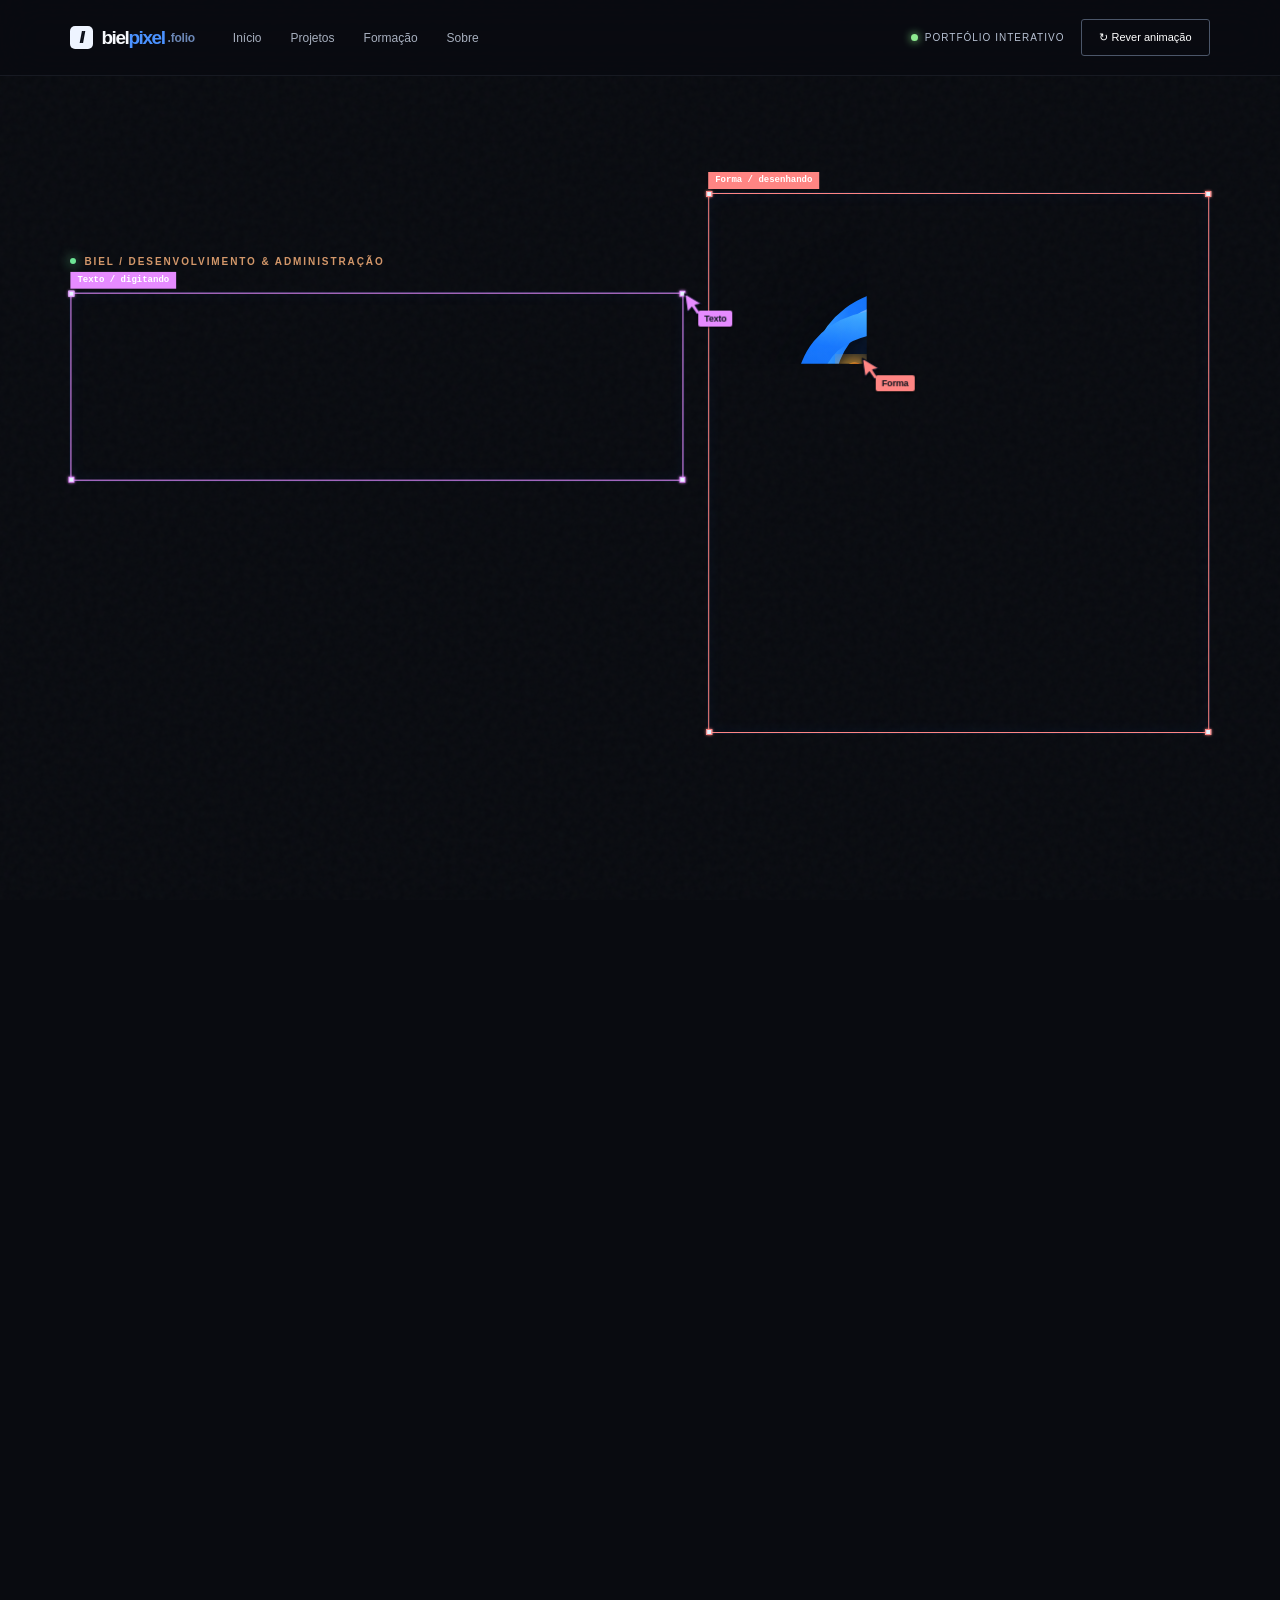
<file: index.html>
<!doctype html>
<html lang="pt-BR">
  <head>
    <meta charset="UTF-8" />
    <meta
      name="viewport"
      content="width=device-width, initial-scale=1, viewport-fit=cover"
    />
    <meta
      name="theme-color"
      content="#090b10"
    />
    <meta
      name="description"
      content="Um portfólio construído por cursores, do primeiro traço ao seu mouse."
    />
    <title>Biel · Desenvolvimento & Administração</title>
    <link
      rel="stylesheet"
      href="assets/css/base.css"
    />
    <link
      rel="stylesheet"
      href="assets/css/animation.css"
    />
    <link
      rel="stylesheet"
      href="assets/css/portal.css"
    />
  </head>
  <body class="booting">
    <div
      class="noise"
      aria-hidden="true"
    ></div>
    <header
      class="header"
      data-target
      data-label="navigation"
    >
      <a
        href="#home"
        class="brand"
        ><span class="brand-symbol">//</span>biel<span class="brand-accent">pixel</span
        ><small>.folio</small></a
      >
      <nav
        class="nav"
        aria-label="Seções"
      >
        <a
          href="#home"
          data-target
          >Início</a
        ><a
          href="#work"
          data-target
          >Projetos</a
        ><a
          href="#proof"
          data-target
          >Formação</a
        ><a
          href="#contact"
          data-target
          >Sobre</a
        >
      </nav>
      <div class="header-right">
        <span class="mini-live"><i></i>PORTFÓLIO INTERATIVO</span
        ><button
          type="button"
          class="header-button nav-replay"
          id="nav-replay"
          aria-label="Rever animação"
          title="Rever a construção em 2×"
        >
          ↻ Rever animação
        </button>
      </div>
    </header>
    <main>
      <section
        id="home"
        class="hero"
      >
        <div class="glow hero-glow"></div>
        <div class="wrap hero-wrap">
          <div class="hero-copy">
            <div
              class="eyebrow"
              data-target
              data-label="availability"
            >
              <span class="status-dot"></span> BIEL / DESENVOLVIMENTO & ADMINISTRAÇÃO
            </div>
            <h1
              data-target
              data-label="headline"
            >
              Ideias que<span>ganham vida.</span>
            </h1>
            <p
              class="hero-desc"
              data-target
              data-label="description"
            >
              Sou Biel, técnico em Desenvolvimento de Sistemas pela ETEC e em
              Administração pelo SENAI. Gosto de transformar ideias em projetos e
              compartilhar o que construo no GitHub.
            </p>
            <div
              class="hero-actions"
              data-target
              data-label="actions"
            >
              <a
                href="#work"
                class="primary-btn"
                data-target
                data-label="view work"
                >Ver projetos <span class="arrow">↗</span></a
              ><a
                href="#proof"
                class="ghost-btn"
                data-target
                data-label="studio"
                >Minha formação <span class="arrow">→</span></a
              >
            </div>
          </div>
          <div
            class="artifact"
            data-target
            data-label="interactive sculpture"
            aria-hidden="true"
          >
            <svg
              viewBox="0 0 500 550"
              xmlns="http://www.w3.org/2000/svg"
            >
              <defs>
                <linearGradient
                  id="blueSteel"
                  x1="0"
                  x2="1"
                  y1="0"
                  y2="1"
                >
                  <stop stop-color="#76f1ff" />
                  <stop
                    offset=".24"
                    stop-color="#1677ff"
                  />
                  <stop
                    offset=".62"
                    stop-color="#0759d9"
                  />
                  <stop
                    offset="1"
                    stop-color="#57c3ff"
                  />
                </linearGradient>
                <linearGradient
                  id="gold"
                  x1="0"
                  x2="1"
                  y1="1"
                  y2="0"
                >
                  <stop stop-color="#fff08e" />
                  <stop
                    offset=".6"
                    stop-color="#ffa922"
                  />
                  <stop
                    offset="1"
                    stop-color="#ff6427"
                  />
                </linearGradient>
                <radialGradient id="core">
                  <stop stop-color="#dfffff" />
                  <stop
                    offset=".4"
                    stop-color="#6cbbff"
                  />
                  <stop
                    offset="1"
                    stop-color="#125cfa"
                  />
                </radialGradient>
                <filter id="blurry"><feGaussianBlur stdDeviation="10" /></filter>
              </defs>
              <ellipse
                cx="250"
                cy="265"
                rx="151"
                ry="166"
                fill="#1668dd"
                opacity=".13"
                filter="url(#blurry)"
              />
              <g
                class="spin-slow"
                fill="none"
                stroke-linecap="round"
              >
                <ellipse
                  cx="250"
                  cy="265"
                  rx="115"
                  ry="174"
                  stroke="url(#blueSteel)"
                  stroke-width="28"
                  transform="rotate(-37 250 265)"
                />
                <ellipse
                  cx="250"
                  cy="265"
                  rx="114"
                  ry="174"
                  stroke="#9bd9ff"
                  stroke-opacity=".58"
                  stroke-width="4"
                  transform="rotate(-37 250 265)"
                />
                <ellipse
                  cx="250"
                  cy="265"
                  rx="174"
                  ry="105"
                  stroke="url(#blueSteel)"
                  stroke-width="24"
                  transform="rotate(39 250 265)"
                />
              </g>
              <g
                class="spin-reverse"
                fill="none"
                stroke-linecap="round"
              >
                <ellipse
                  cx="250"
                  cy="265"
                  rx="80"
                  ry="159"
                  stroke="#287dff"
                  stroke-width="15"
                  transform="rotate(21 250 265)"
                />
                <ellipse
                  cx="250"
                  cy="265"
                  rx="171"
                  ry="68"
                  stroke="#84cbff"
                  stroke-width="6"
                  opacity=".7"
                  transform="rotate(-44 250 265)"
                />
              </g>
              <g class="bob">
                <path
                  d="M245 77 L289 174 L270 353 L238 415 L208 348 L217 173 Z"
                  fill="url(#blueSteel)"
                  stroke="#69d1ff"
                  stroke-width="5"
                />
                <path
                  d="M245 96 L256 184 L249 366 L237 386 L230 173 Z"
                  fill="#7de9ff"
                  opacity=".58"
                />
                <ellipse
                  cx="250"
                  cy="263"
                  rx="29"
                  ry="55"
                  fill="url(#core)"
                />
                <path
                  d="M251 217 L271 254 L250 315 L231 254Z"
                  fill="url(#gold)"
                />
              </g>
              <g class="spark">
                <circle
                  cx="146"
                  cy="180"
                  r="16"
                  fill="#ffb02e"
                  filter="url(#blurry)"
                />
                <circle
                  cx="146"
                  cy="180"
                  r="11"
                  fill="url(#gold)"
                />
                <circle
                  cx="361"
                  cy="177"
                  r="18"
                  fill="#ffb02e"
                  filter="url(#blurry)"
                />
                <circle
                  cx="361"
                  cy="177"
                  r="12"
                  fill="url(#gold)"
                />
                <circle
                  cx="348"
                  cy="365"
                  r="20"
                  fill="#ffb02e"
                  filter="url(#blurry)"
                />
                <circle
                  cx="348"
                  cy="365"
                  r="13"
                  fill="url(#gold)"
                />
                <circle
                  cx="165"
                  cy="363"
                  r="19"
                  fill="#ffb02e"
                  filter="url(#blurry)"
                />
                <circle
                  cx="165"
                  cy="363"
                  r="12"
                  fill="url(#gold)"
                />
              </g>
            </svg>
            <div class="artifact-tag">FIG.01 / IDEIAS EM MOVIMENTO</div>
          </div>
          <div class="hero-meta">
            <span
              class="meta-label"
              data-target
              data-label="founded"
              >PORTFÓLIO / EDIÇÃO</span
            ><span
              class="meta-value"
              data-target
              data-label="year"
              >2026</span
            >
          </div>
          <div class="hero-meta-right">
            <strong
              data-target
              data-label="signal"
              >DESIGN · CÓDIGO · MOVIMENTO</strong
            >
            <p>Da primeira ideia ao último detalhe</p>
          </div>
        </div>
      </section>
      <div class="rule"></div>
      <section
        id="proof"
        class="proof"
      >
        <div class="wrap">
          <div class="section-head">
            <div>
              <p
                class="section-kicker"
                data-target
              >
                <span class="number">01 /</span> FORMAÇÃO / ETEC + SENAI
              </p>
              <h2
                data-target
                data-label="proof headline"
              >
                Tecnologia.<span>E visão de gestão.</span>
              </h2>
            </div>
            <p
              data-target
              data-label="proof description"
            >
              Duas formações técnicas que se complementam: Desenvolvimento de Sistemas e
              Administração. Uma base para conectar criação de soluções e compreensão dos
              negócios.
            </p>
          </div>
          <div
            class="spotlight"
            data-target
            data-label="full-width showcase"
          >
            <span class="big-word">FORMAÇÃO</span>
            <div
              class="spotlight-terminal"
              data-target
              data-label="code window"
            >
              <div class="dotrow"><b></b><b></b><b></b></div>
              <div class="terminal-line">FORMAÇÃO TÉCNICA</div>
              <div class="terminal-line">Desenvolvimento</div>
              <div class="terminal-line">de Sistemas</div>
              <div class="terminal-line short">ETEC</div>
              <div class="terminal-line">&lt; / &gt;</div>
            </div>
            <div
              class="spotlight-right"
              data-target
              data-label="module"
            >
              <span
                ><small>FORMAÇÃO TÉCNICA</small><strong>Administração</strong
                ><small>SENAI</small></span
              >
            </div>
          </div>
        </div>
      </section>
      <div class="rule"></div>
      <section
        id="work"
        class="work"
      >
        <div class="wrap">
          <div class="section-head">
            <div>
              <p
                class="section-kicker"
                data-target
              >
                <span class="number">02 /</span> PROJETOS / GITHUB
              </p>
              <h2
                data-target
                data-label="work heading"
              >
                Um pouco do<span>que eu crio.</span>
              </h2>
            </div>
            <p
              data-target
              data-label="work description"
            >
              Oito experiências para explorar de verdade. Entre em cada projeto,
              experimente as versões revisadas e volte ao portfólio sem perder o caminho.
            </p>
          </div>
          <div class="project-grid">
            <article class="project project-ada">
              <div class="project-visual">
                <div class="project-poster poster-ada">
                  <strong>ada.</strong><small>CUIDADO QUE TRANSFORMA</small>
                </div>
              </div>
              <div class="project-caption">
                <h3>ADAproject</h3>
                <p>TCC · Proteção animal, navegação e adoção demonstrativa.</p>
                <div class="project-actions">
                  <button
                    class="project-open"
                    data-open-project="ada"
                    aria-label="Abrir ADAproject"
                  >
                    Entrar no projeto ↗</button
                  ><a
                    class="project-source"
                    href="https://github.com/Bielpixel/ADAproject"
                    target="_blank"
                    rel="noopener noreferrer"
                    >Código original</a
                  >
                </div>
              </div>
            </article>
            <article class="project project-xmen">
              <div class="project-visual">
                <div class="project-poster poster-xmen">
                  <strong>X—MEN</strong><small>ARQUIVO MUTANTE</small>
                </div>
              </div>
              <div class="project-caption">
                <h3>X-Men</h3>
                <p>Interface interativa · Mouse, toque e teclado.</p>
                <div class="project-actions">
                  <button
                    class="project-open"
                    data-open-project="xmen"
                    aria-label="Abrir X-Men"
                  >
                    Entrar no projeto ↗</button
                  ><a
                    class="project-source"
                    href="https://github.com/Bielpixel/X-men-curso-DEV-EM-DOBRO"
                    target="_blank"
                    rel="noopener noreferrer"
                    >Código original</a
                  >
                </div>
              </div>
            </article>
            <article class="project project-flappy">
              <div class="project-visual">
                <div class="project-poster poster-flappy">
                  <strong>FLAPPY</strong><small>MAIS UM VOO</small>
                </div>
              </div>
              <div class="project-caption">
                <h3>Flappy Bird</h3>
                <p>Jogo em JavaScript · Placar, recorde e pausa.</p>
                <div class="project-actions">
                  <button
                    class="project-open"
                    data-open-project="flappy"
                    aria-label="Abrir Flappy Bird"
                  >
                    Entrar no projeto ↗</button
                  ><a
                    class="project-source"
                    href="https://github.com/Bielpixel/flappybird"
                    target="_blank"
                    rel="noopener noreferrer"
                    >Código original</a
                  >
                </div>
              </div>
            </article>
            <article class="project project-classic">
              <div class="project-visual">
                <div class="project-poster poster-classic">
                  <strong>Biel.</strong><small>DESENVOLVIMENTO + ADMINISTRAÇÃO</small>
                </div>
              </div>
              <div class="project-caption">
                <h3>Portfólio clássico</h3>
                <p>Uma apresentação pessoal com visual claro e navegação revisada.</p>
                <div class="project-actions">
                  <button
                    class="project-open"
                    data-open-project="classic"
                    aria-label="Abrir Portfólio clássico"
                  >
                    Entrar no projeto ↗</button
                  ><a
                    class="project-source"
                    href="https://github.com/Bielpixel/Portiflio"
                    target="_blank"
                    rel="noopener noreferrer"
                    >Código original</a
                  >
                </div>
              </div>
            </article>
            <article class="project project-landing">
              <div class="project-visual">
                <div class="project-poster poster-landing">
                  <strong>Começos.</strong><small>CURIOSIDADE EM MOVIMENTO</small>
                </div>
              </div>
              <div class="project-caption">
                <h3>Primeiros passos</h3>
                <p>Releitura editorial do meu primeiro estudo de landing page.</p>
                <div class="project-actions">
                  <button
                    class="project-open"
                    data-open-project="landing"
                    aria-label="Abrir Primeiros passos"
                  >
                    Entrar no projeto ↗</button
                  ><a
                    class="project-source"
                    href="https://github.com/Bielpixel/FAZENDO-UMA-PAGINA"
                    target="_blank"
                    rel="noopener noreferrer"
                    >Código original</a
                  >
                </div>
              </div>
            </article>
            <article class="project project-cards">
              <div class="project-visual">
                <div class="project-poster poster-cards">
                  <strong>cards/lab</strong><small>LABORATÓRIO DE INTERFACE</small>
                </div>
              </div>
              <div class="project-caption">
                <h3>Cards / Lab</h3>
                <p>Componentes interativos · Temas, cores e estados.</p>
                <div class="project-actions">
                  <button
                    class="project-open"
                    data-open-project="cards"
                    aria-label="Abrir Cards / Lab"
                  >
                    Entrar no projeto ↗</button
                  ><a
                    class="project-source"
                    href="https://github.com/Bielpixel/criandoCards"
                    target="_blank"
                    rel="noopener noreferrer"
                    >Código original</a
                  >
                </div>
              </div>
            </article>
            <article class="project project-appic">
              <div class="project-visual">
                <div class="project-poster poster-appic">
                  <strong>AppIC.</strong><small>UM PASSO POR VEZ</small>
                </div>
              </div>
              <div class="project-caption">
                <h3>AppIC</h3>
                <p>Adaptação web do protótipo Ionic · Plano de estudos.</p>
                <div class="project-actions">
                  <button
                    class="project-open"
                    data-open-project="appic"
                    aria-label="Abrir AppIC"
                  >
                    Entrar no projeto ↗</button
                  ><a
                    class="project-source"
                    href="https://github.com/Bielpixel/AppIC_ionic"
                    target="_blank"
                    rel="noopener noreferrer"
                    >Código original</a
                  >
                </div>
              </div>
            </article>
            <article class="project project-pong">
              <div class="project-visual">
                <div class="project-poster poster-pong">
                  <strong>NEON PONG</strong><small>AURORA × KAGE / ALPHA 0.1</small>
                </div>
              </div>
              <div class="project-caption">
                <h3>Neon Pong</h3>
                <p>
                  Arcade em JavaScript · Duelo contra a CPU, barreiras e habilidades
                  especiais.
                </p>
                <div class="project-actions">
                  <button
                    class="project-open"
                    data-open-project="pong"
                    aria-label="Abrir Neon Pong"
                  >
                    Entrar no projeto ↗</button
                  ><a
                    class="project-source"
                    href="https://github.com/Bielpixel/Neon-Pong-alpha-0.1"
                    target="_blank"
                    rel="noopener noreferrer"
                    >Código original</a
                  >
                </div>
              </div>
            </article>
          </div>
          <div class="other-projects">
            <article>
              <span class="tag">MINECRAFT / MOD PUBLICADO</span>
              <h3>Yamato Inplant</h3>
              <p>
                Complemento para o Nightfall que adiciona uma troca com Ornn para
                transformar a Yamato DMC4 em Yamato DMC5.
              </p>
              <div class="project-actions">
                <a
                  href="https://www.curseforge.com/minecraft/mc-mods/yamato-inplant"
                  target="_blank"
                  rel="noopener noreferrer"
                  >Ver no CurseForge ↗</a
                ><a
                  href="https://github.com/Bielpixel/YamatoImplant"
                  target="_blank"
                  rel="noopener noreferrer"
                  >GitHub ↗</a
                >
              </div>
            </article>
            <article>
              <span class="tag">DISCORD / BOT</span>
              <h3>SondMix</h3>
              <p>
                Um projeto de bot de música para o Discord. Conheça o código e a proposta
                no repositório.
              </p>
              <a
                href="https://github.com/Bielpixel/SondMix"
                target="_blank"
                rel="noopener noreferrer"
                >Explorar o código ↗</a
              >
            </article>
          </div>
          <div
            class="story-strip"
            data-target
            data-label="volcano"
          >
            <div>
              <strong data-target>Projetos escolares, novas possibilidades.</strong>
              <p>
                Versões revisadas para esta experiência. Os repositórios originais
                continuam disponíveis para consulta.
              </p>
            </div>
            <a
              class="green"
              href="https://github.com/Bielpixel?tab=repositories"
              target="_blank"
              rel="noopener noreferrer"
              >GITHUB / BIELPIXEL ↗</a
            >
          </div>
        </div>
      </section>
      <div class="rule"></div>
      <section
        id="contact"
        class="footer"
      >
        <div class="wrap">
          <p
            class="section-kicker"
            data-target
          >
            <span class="number">03 /</span> SOBRE / PRÓXIMO CAPÍTULO
          </p>
          <div class="footer-grid">
            <div>
              <h2
                data-target
                data-label="contact headline"
              >
                Agora, o próximo<span>movimento é seu.</span>
              </h2>
              <p
                data-target
                data-label="contact description"
              >
                Sou formado em Desenvolvimento de Sistemas pela ETEC e em Administração
                pelo SENAI. Este portfólio reúne um pouco da minha trajetória e dos
                projetos que compartilho como Bielpixel.
              </p>
            </div>
            <div>
              <button
                class="mock-email"
                id="restart-hero"
                data-target
                data-label="restart demo"
              >
                <span>Assistir à criação novamente</span><span>↗</span>
              </button>
            </div>
          </div>
          <div class="footer-bottom">
            <span>© 2026 Biel · Portfólio</span
            ><span>Construído por muitas ideias. Guiado por você.</span>
          </div>
        </div>
      </section>
    </main>
    <dialog
      class="portal"
      id="project-portal"
      aria-labelledby="portal-title"
    >
      <header class="portal-bar">
        <button id="portal-back">← Portfólio</button
        ><strong id="portal-title">Projeto</strong
        ><a
          id="portal-source"
          target="_blank"
          rel="noopener noreferrer"
          >Código ↗</a
        ><a
          id="portal-direct"
          target="_blank"
          rel="noopener noreferrer"
          >Abrir em outra aba ↗</a
        >
      </header>
      <iframe
        id="project-frame"
        title="Projeto interativo"
        allow="autoplay"
        referrerpolicy="same-origin"
      ></iframe>
      <div
        class="portal-loading"
        id="project-loading"
      >
        <span id="loading-status">Abrindo a experiência</span
        ><strong id="loading-title"></strong><i class="portal-progress"></i>
      </div>
    </dialog>
    <div
      id="cursor-layer"
      aria-hidden="true"
    ></div>
    <div class="scroll-tip">EXPLORE O PORTFÓLIO ↑</div>
    <div
      class="controller"
      hidden
      inert
      aria-hidden="true"
    >
      <span
        class="avatars"
        aria-hidden="true"
        ><i class="avatar-blue"></i><i class="avatar-purple"></i
        ><i class="avatar-green"></i
      ></span>
      <span
        class="counter"
        id="phase-label"
        >Tela em branco</span
      ><span class="progress"><i id="progress-fill"></i></span>
      <button
        class="ctrl-btn"
        id="speed-btn"
        aria-label="Velocidade da animação"
      >
        2×
      </button>
      <button
        class="ctrl-btn"
        id="play-btn"
        aria-label="Pausar construção"
      >
        Pausar
      </button>
      <button
        class="ctrl-btn"
        id="skip-btn"
      >
        Concluir
      </button>
      <button
        class="ctrl-btn"
        id="reset-btn"
        aria-label="Repetir construção"
      >
        ↺ Replay
      </button>
    </div>
    <span
      class="sr-only"
      id="announcement"
      role="status"
      aria-live="polite"
    ></span>
    <noscript
      ><link
        rel="stylesheet"
        href="assets/css/no-script.css"
      />
      <p>Ative JavaScript para assistir à construção animada.</p></noscript
    >

    <script src="assets/js/animation.js"></script>
    <script src="assets/js/projects.js"></script>
    <script src="assets/js/portal.js"></script>
  </body>
</html>
</file>
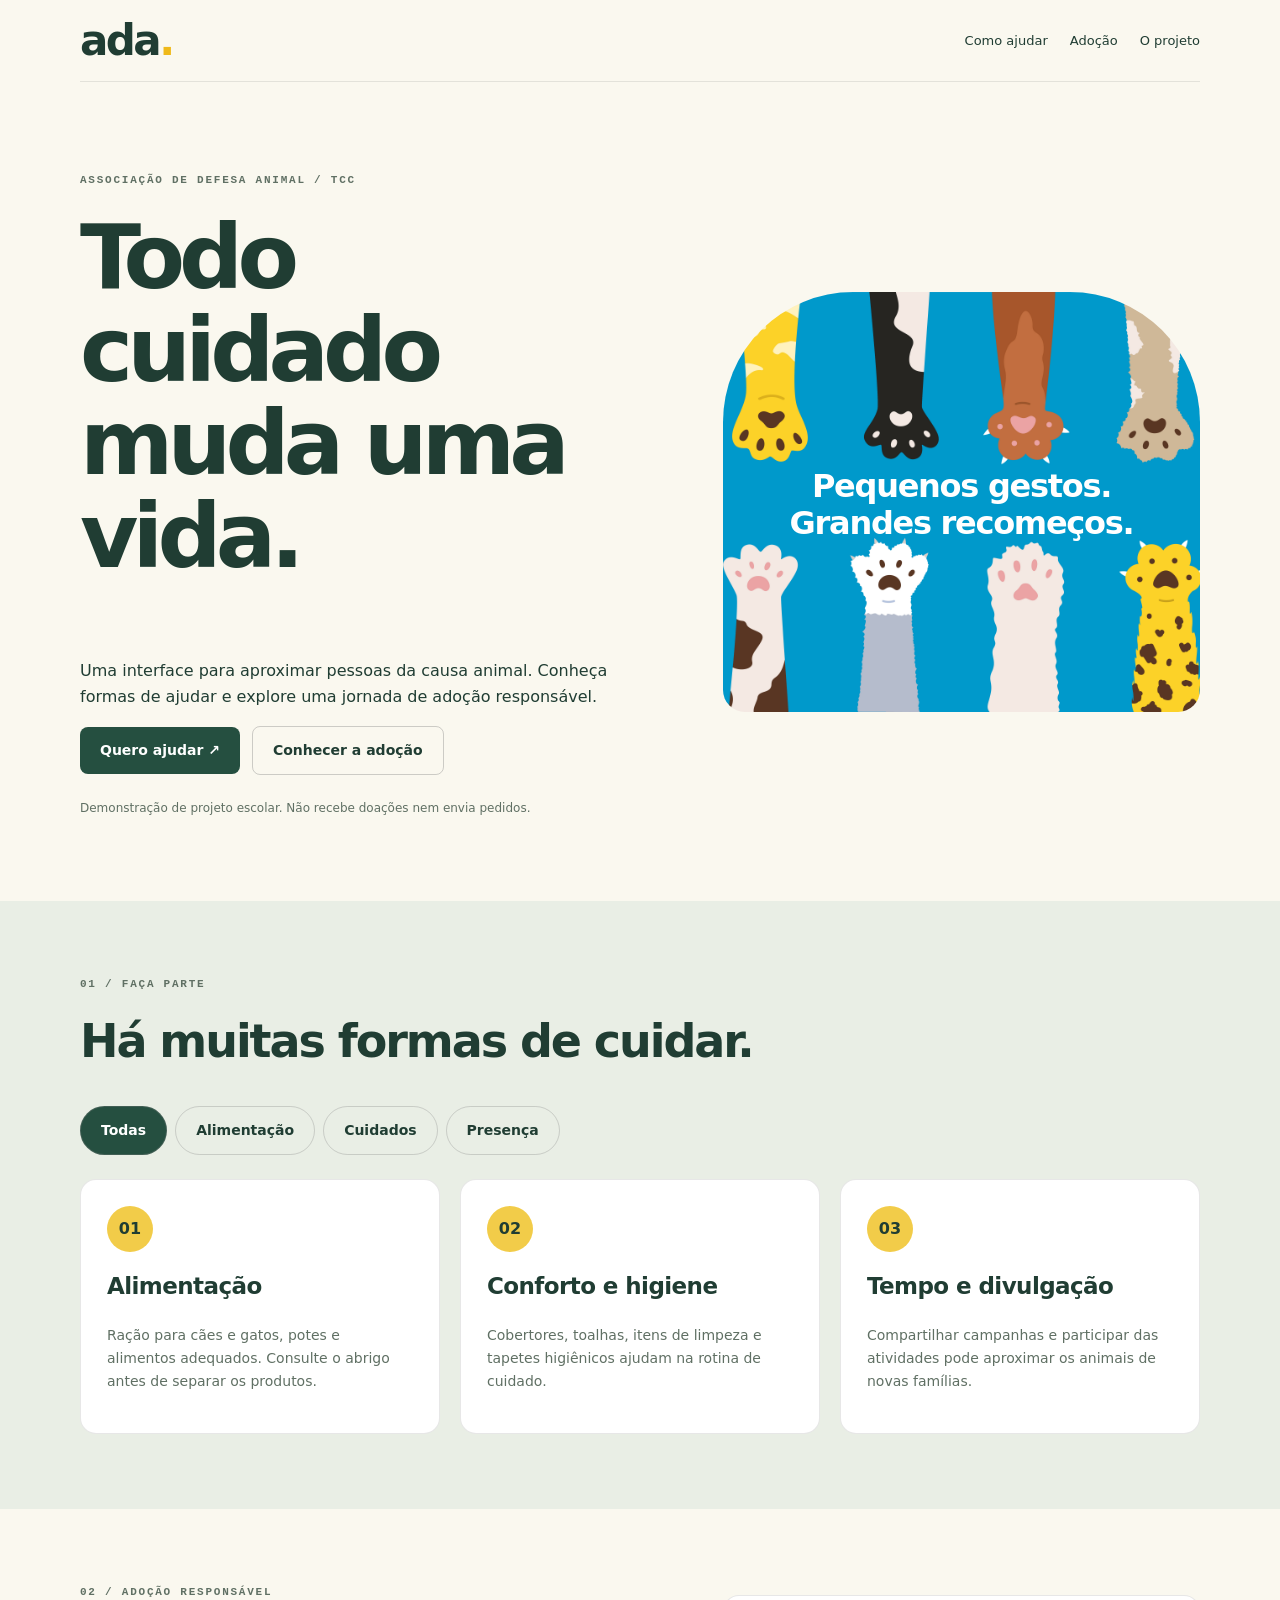
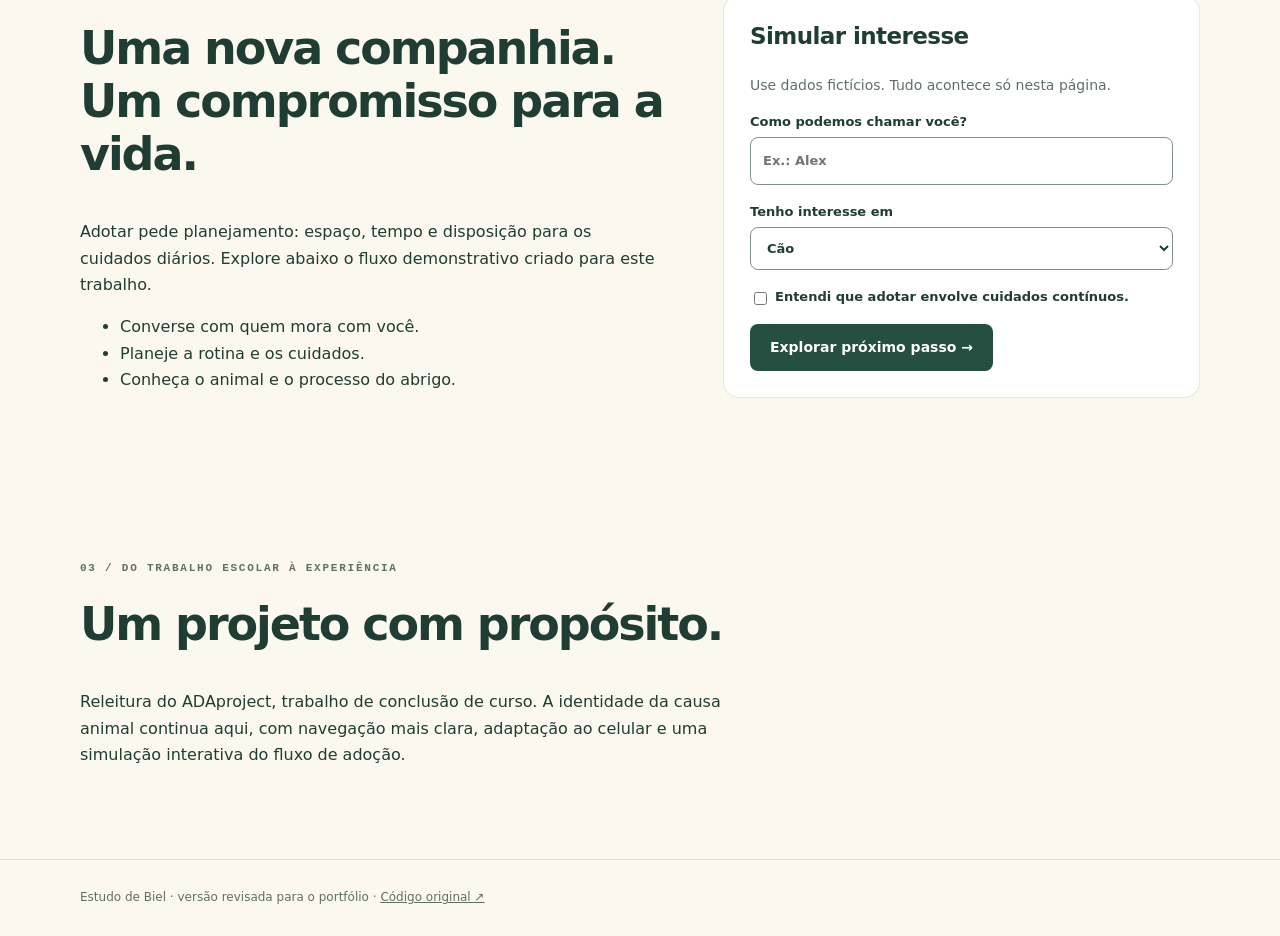
<file: projects/ada/index.html>
<!doctype html>
<html lang="pt-BR">
  <head>
    <meta charset="utf-8" />
    <meta
      name="viewport"
      content="width=device-width,initial-scale=1"
    />
    <meta
      name="description"
      content="ADA · Todo cuidado muda uma vida — versão revisada de um projeto de Biel."
    />
    <title>ADA · Todo cuidado muda uma vida</title>
    <link
      rel="stylesheet"
      href="../../assets/css/project-common.css"
    />
    <link
      rel="stylesheet"
      href="assets/css/style.css"
    />
  </head>
  <body>
    <header class="wrap top">
      <a
        class="logo"
        href="#"
        >ada<span class="brand-accent">.</span></a
      >
      <nav class="nav">
        <a href="#ajudar">Como ajudar</a><a href="#adocao">Adoção</a
        ><a href="#sobre">O projeto</a>
      </nav>
    </header>
    <main>
      <section class="wrap hero split">
        <div>
          <p class="eyebrow">Associação de Defesa Animal / TCC</p>
          <h1>Todo cuidado<br />muda uma vida.</h1>
          <p>
            Uma interface para aproximar pessoas da causa animal. Conheça formas de ajudar
            e explore uma jornada de adoção responsável.
          </p>
          <div class="actions">
            <a
              class="btn"
              href="#ajudar"
              >Quero ajudar ↗</a
            ><a
              class="btn secondary"
              href="#adocao"
              >Conhecer a adoção</a
            >
          </div>
          <p class="note hero-note">
            Demonstração de projeto escolar. Não recebe doações nem envia pedidos.
          </p>
        </div>
        <div class="paw-art">
          <img
            src="assets/images/patas.jpg"
            alt="Ilustração de patas de cães e gatos"
          /><span>Pequenos gestos.<br />Grandes recomeços.</span>
        </div>
      </section>
      <section
        id="ajudar"
        class="section help-section"
      >
        <div class="wrap">
          <p class="eyebrow">01 / Faça parte</p>
          <h2>Há muitas formas de cuidar.</h2>
          <div
            class="chips"
            role="group"
            aria-label="Categorias de ajuda"
          >
            <button
              data-help="todos"
              aria-pressed="true"
            >
              Todas</button
            ><button
              data-help="alimentos"
              aria-pressed="false"
            >
              Alimentação</button
            ><button
              data-help="cuidados"
              aria-pressed="false"
            >
              Cuidados</button
            ><button
              data-help="presenca"
              aria-pressed="false"
            >
              Presença
            </button>
          </div>
          <div class="grid help-grid adoption-options">
            <article
              class="card"
              data-category="alimentos"
            >
              <span class="item-icon">01</span>
              <h3>Alimentação</h3>
              <p>
                Ração para cães e gatos, potes e alimentos adequados. Consulte o abrigo
                antes de separar os produtos.
              </p>
            </article>
            <article
              class="card"
              data-category="cuidados"
            >
              <span class="item-icon">02</span>
              <h3>Conforto e higiene</h3>
              <p>
                Cobertores, toalhas, itens de limpeza e tapetes higiênicos ajudam na
                rotina de cuidado.
              </p>
            </article>
            <article
              class="card"
              data-category="presenca"
            >
              <span class="item-icon">03</span>
              <h3>Tempo e divulgação</h3>
              <p>
                Compartilhar campanhas e participar das atividades pode aproximar os
                animais de novas famílias.
              </p>
            </article>
          </div>
        </div>
      </section>
      <section
        id="adocao"
        class="wrap section split"
      >
        <div>
          <p class="eyebrow">02 / Adoção responsável</p>
          <h2>Uma nova companhia.<br />Um compromisso para a vida.</h2>
          <p>
            Adotar pede planejamento: espaço, tempo e disposição para os cuidados diários.
            Explore abaixo o fluxo demonstrativo criado para este trabalho.
          </p>
          <ul>
            <li>Converse com quem mora com você.</li>
            <li>Planeje a rotina e os cuidados.</li>
            <li>Conheça o animal e o processo do abrigo.</li>
          </ul>
        </div>
        <form
          id="adoption"
          class="card"
        >
          <h3>Simular interesse</h3>
          <p class="note">Use dados fictícios. Tudo acontece só nesta página.</p>
          <label
            >Como podemos chamar você?<input
              name="name"
              required
              maxlength="40"
              placeholder="Ex.: Alex" /></label
          ><label
            >Tenho interesse em<select name="animal">
              <option>Cão</option>
              <option>Gato</option>
              <option>Ainda quero conhecer melhor</option>
            </select></label
          ><label
            ><input
              type="checkbox"
              required
            />Entendi que adotar envolve cuidados contínuos.</label
          ><button type="submit">Explorar próximo passo →</button>
          <p
            id="adoption-status"
            class="status"
            role="status"
            hidden
          ></p>
        </form>
      </section>
      <section
        id="sobre"
        class="wrap section"
      >
        <p class="eyebrow">03 / Do trabalho escolar à experiência</p>
        <h2>Um projeto com propósito.</h2>
        <p>
          Releitura do ADAproject, trabalho de conclusão de curso. A identidade da causa
          animal continua aqui, com navegação mais clara, adaptação ao celular e uma
          simulação interativa do fluxo de adoção.
        </p>
      </section>
    </main>
    <footer>
      <div class="wrap">
        Estudo de Biel · versão revisada para o portfólio ·
        <a
          href="https://github.com/Bielpixel/ADAproject"
          target="_blank"
          rel="noopener noreferrer"
          >Código original ↗</a
        >
      </div>
    </footer>
    <script src="assets/js/main.js"></script>
    <script src="../../assets/js/project-bridge.js"></script>
  </body>
</html>
</file>
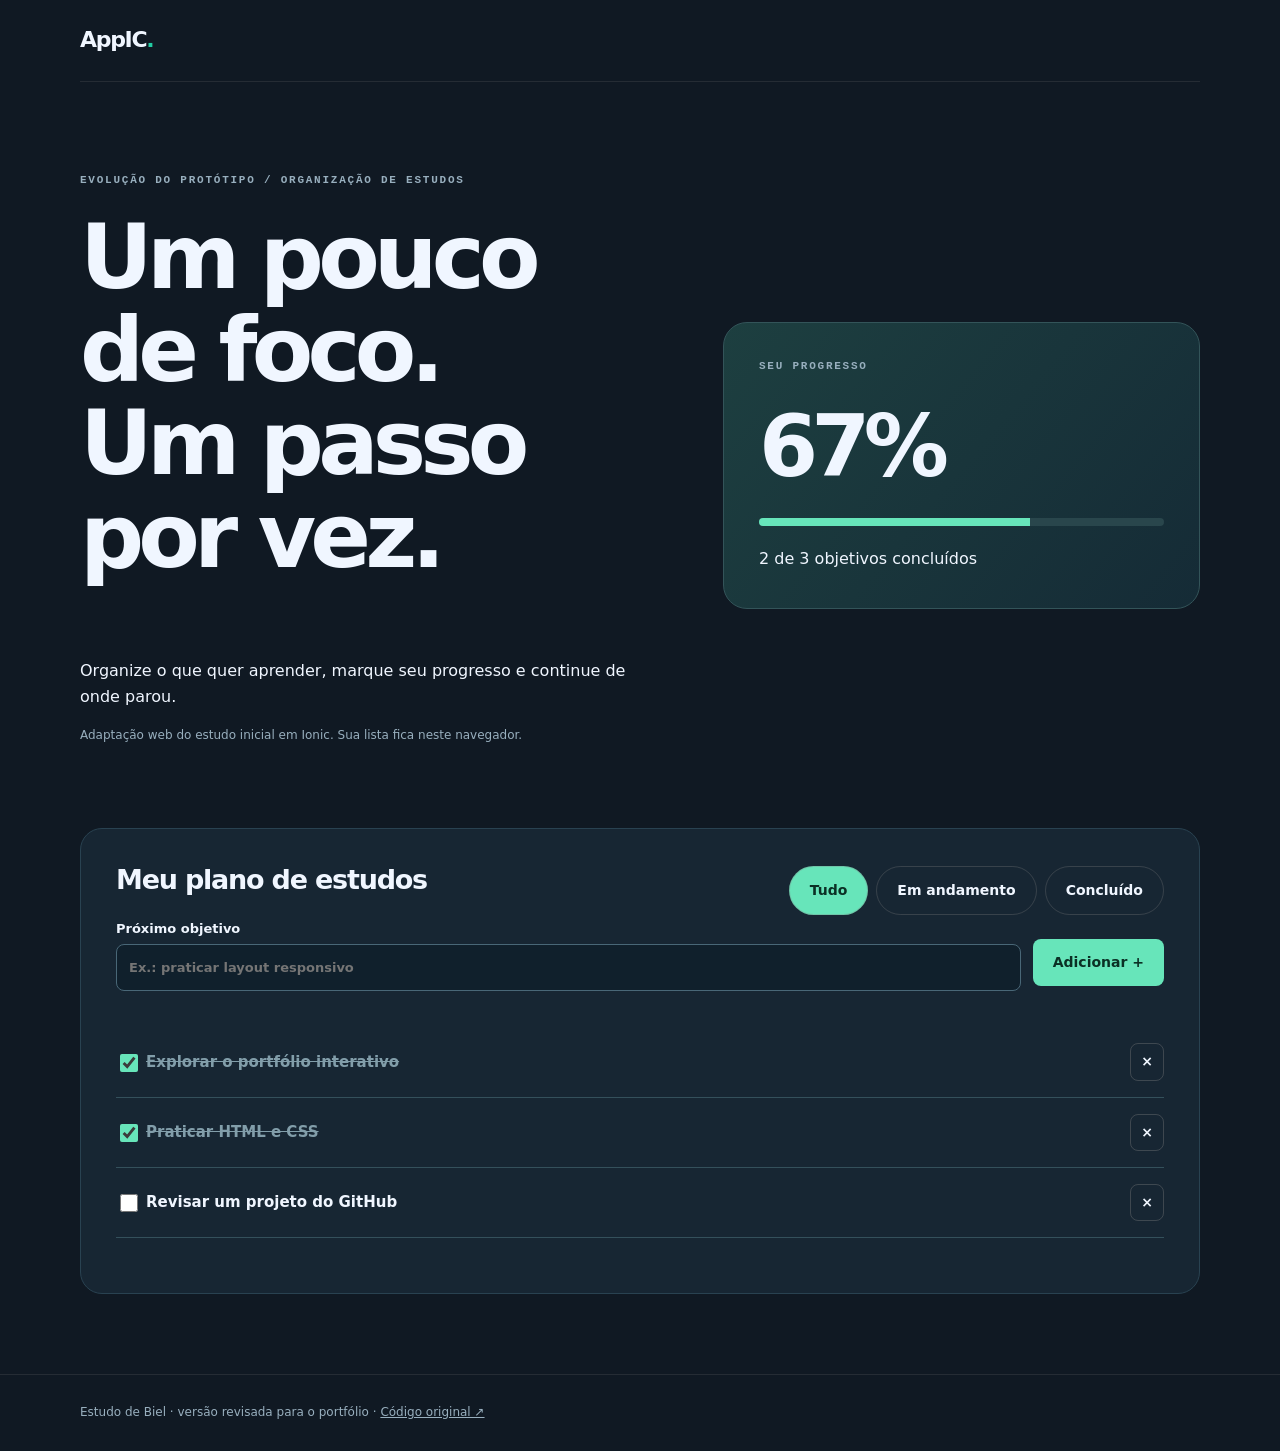
<file: projects/appic/index.html>
<!doctype html>
<html lang="pt-BR">
  <head>
    <meta charset="utf-8" />
    <meta
      name="viewport"
      content="width=device-width,initial-scale=1"
    />
    <meta
      name="description"
      content="AppIC · Seu espaço de estudos — versão revisada de um projeto de Biel."
    />
    <title>AppIC · Seu espaço de estudos</title>
    <link
      rel="stylesheet"
      href="../../assets/css/project-common.css"
    />
    <link
      rel="stylesheet"
      href="assets/css/style.css"
    />
  </head>
  <body>
    <header class="wrap top">
      <a
        class="logo"
        href="#"
        >AppIC<span class="brand-accent">.</span></a
      >
      <nav class="nav"></nav>
    </header>
    <main class="wrap">
      <section class="hero split">
        <div>
          <p class="eyebrow">Evolução do protótipo / Organização de estudos</p>
          <h1>Um pouco de foco.<br />Um passo por vez.</h1>
          <p>
            Organize o que quer aprender, marque seu progresso e continue de onde parou.
          </p>
          <p class="note">
            Adaptação web do estudo inicial em Ionic. Sua lista fica neste navegador.
          </p>
        </div>
        <div class="focus-card">
          <p class="eyebrow">Seu progresso</p>
          <strong id="percent">0%</strong>
          <div class="meter"><i id="meter"></i></div>
          <p
            id="summary"
            role="status"
          ></p>
        </div>
      </section>
      <section class="board">
        <div class="actions board-toolbar">
          <h2>Meu plano de estudos</h2>
          <div
            class="chips"
            aria-label="Filtrar tarefas"
          >
            <button
              data-filter="all"
              aria-pressed="true"
            >
              Tudo</button
            ><button
              data-filter="open"
              aria-pressed="false"
            >
              Em andamento</button
            ><button
              data-filter="done"
              aria-pressed="false"
            >
              Concluído
            </button>
          </div>
        </div>
        <form
          id="new-task"
          class="actions"
        >
          <label class="task-field"
            >Próximo objetivo<input
              id="task-input"
              maxlength="90"
              required
              placeholder="Ex.: praticar layout responsivo" /></label
          ><button type="submit">Adicionar +</button>
        </form>
        <ul id="tasks"></ul>
        <p
          id="empty"
          class="note"
          hidden
        >
          Nenhuma tarefa nesta categoria.
        </p>
        <div
          id="undo-wrap"
          class="actions"
          hidden
        >
          <span>Tarefa removida.</span
          ><button
            id="undo"
            class="secondary"
          >
            Desfazer
          </button>
        </div>
        <p
          id="storage-status"
          class="note"
          role="status"
        ></p>
      </section>
    </main>
    <footer>
      <div class="wrap">
        Estudo de Biel · versão revisada para o portfólio ·
        <a
          href="https://github.com/Bielpixel/AppIC_ionic"
          target="_blank"
          rel="noopener noreferrer"
          >Código original ↗</a
        >
      </div>
    </footer>
    <script src="assets/js/main.js"></script>
    <script src="../../assets/js/project-bridge.js"></script>
  </body>
</html>
</file>
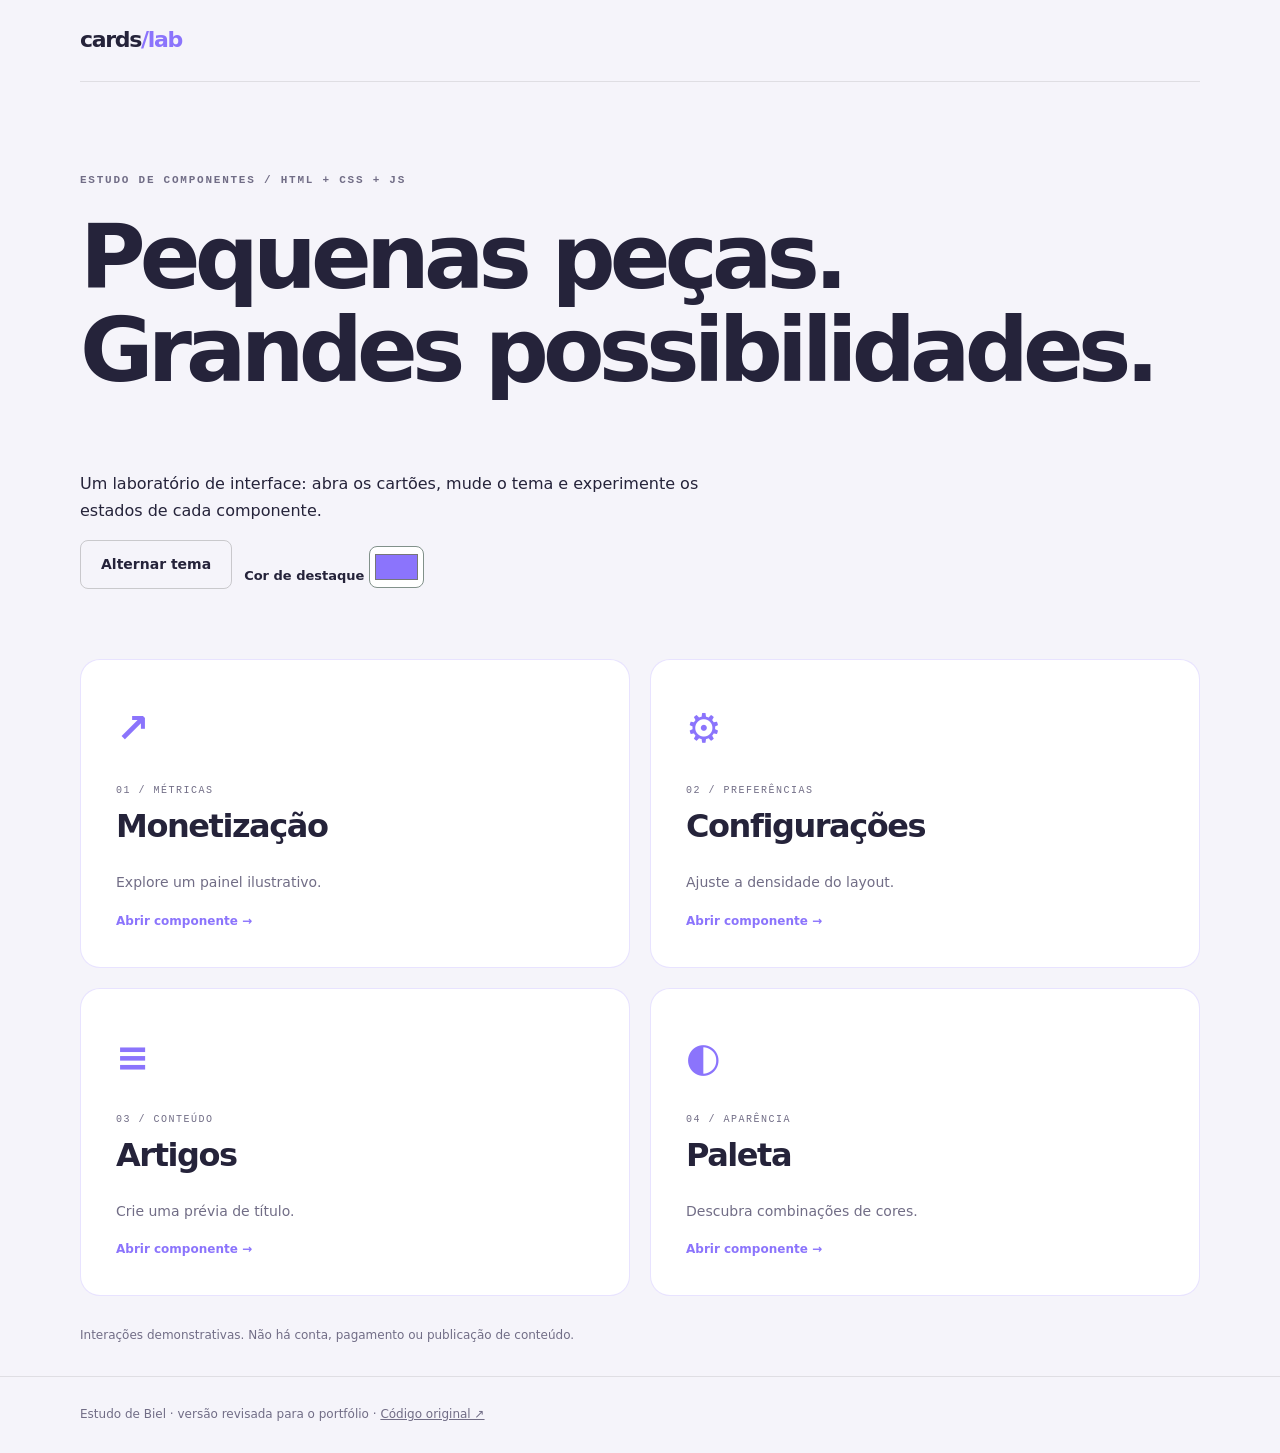
<file: projects/cards/index.html>
<!doctype html>
<html lang="pt-BR">
  <head>
    <meta charset="utf-8" />
    <meta
      name="viewport"
      content="width=device-width,initial-scale=1"
    />
    <meta
      name="description"
      content="Cards · Laboratório de interface — versão revisada de um projeto de Biel."
    />
    <title>Cards · Laboratório de interface</title>
    <link
      rel="stylesheet"
      href="../../assets/css/project-common.css"
    />
    <link
      rel="stylesheet"
      href="assets/css/style.css"
    />
  </head>
  <body>
    <header class="wrap top">
      <a
        class="logo"
        href="#"
        >cards<span class="brand-accent">/lab</span></a
      >
      <nav class="nav"></nav>
    </header>
    <main class="wrap">
      <section class="hero">
        <p class="eyebrow">Estudo de componentes / HTML + CSS + JS</p>
        <h1>Pequenas peças.<br />Grandes possibilidades.</h1>
        <p>
          Um laboratório de interface: abra os cartões, mude o tema e experimente os
          estados de cada componente.
        </p>
        <div class="actions">
          <button
            id="theme"
            class="secondary"
            aria-pressed="false"
          >
            Alternar tema</button
          ><label class="accent-label"
            >Cor de destaque
            <input
              id="accent"
              type="color"
              value="#8b74fc"
              class="accent-picker"
          /></label>
        </div>
      </section>
      <section class="lab-grid">
        <button
          class="lab-card"
          data-panel="monetizacao"
        >
          <span class="glyph">↗</span><small>01 / MÉTRICAS</small>
          <h2>Monetização</h2>
          <p>Explore um painel ilustrativo.</p>
          <span>Abrir componente →</span></button
        ><button
          class="lab-card"
          data-panel="configuracoes"
        >
          <span class="glyph">⚙</span><small>02 / PREFERÊNCIAS</small>
          <h2>Configurações</h2>
          <p>Ajuste a densidade do layout.</p>
          <span>Abrir componente →</span></button
        ><button
          class="lab-card"
          data-panel="artigos"
        >
          <span class="glyph">≡</span><small>03 / CONTEÚDO</small>
          <h2>Artigos</h2>
          <p>Crie uma prévia de título.</p>
          <span>Abrir componente →</span></button
        ><button
          class="lab-card"
          data-panel="cores"
        >
          <span class="glyph">◐</span><small>04 / APARÊNCIA</small>
          <h2>Paleta</h2>
          <p>Descubra combinações de cores.</p>
          <span>Abrir componente →</span>
        </button>
      </section>
      <p class="note lab-note">
        Interações demonstrativas. Não há conta, pagamento ou publicação de conteúdo.
      </p>
    </main>
    <dialog id="panel">
      <div class="actions statistics-header">
        <strong id="panel-title"></strong
        ><button
          id="close"
          class="secondary"
          aria-label="Fechar painel"
        >
          ×
        </button>
      </div>
      <section
        id="monetizacao"
        hidden
      >
        <h2>Seu painel, em foco.</h2>
        <p>Dados ilustrativos de uma interface de métricas.</p>
        <div
          class="bars"
          aria-label="Gráfico demonstrativo"
        >
          <i class="chart-bar-1"></i><i class="chart-bar-2"></i><i class="chart-bar-3"></i
          ><i class="chart-bar-4"></i><i class="chart-bar-5"></i>
        </div>
        <p class="note">Seg · Ter · Qua · Qui · Sex</p>
      </section>
      <section
        id="configuracoes"
        hidden
      >
        <h2>Mais espaço ou mais conteúdo?</h2>
        <label
          ><input
            id="compact"
            type="checkbox"
          />Usar cartões compactos</label
        >
      </section>
      <section
        id="artigos"
        hidden
      >
        <h2>Uma ideia começa no título.</h2>
        <label
          >Título do rascunho<input
            id="draft"
            maxlength="80"
            placeholder="Minha próxima ideia"
        /></label>
        <article class="card">
          <p class="eyebrow">Prévia local</p>
          <h3 id="draft-preview">Minha próxima ideia</h3>
        </article>
      </section>
      <section
        id="cores"
        hidden
      >
        <h2>Escolha uma atmosfera.</h2>
        <div class="actions">
          <button data-color="#8b74fc">Violeta</button
          ><button data-color="#0b9883">Verde</button
          ><button data-color="#d76435">Terracota</button>
        </div>
      </section>
    </dialog>
    <footer>
      <div class="wrap">
        Estudo de Biel · versão revisada para o portfólio ·
        <a
          href="https://github.com/Bielpixel/criandoCards"
          target="_blank"
          rel="noopener noreferrer"
          >Código original ↗</a
        >
      </div>
    </footer>
    <script src="assets/js/main.js"></script>
    <script src="../../assets/js/project-bridge.js"></script>
  </body>
</html>
</file>
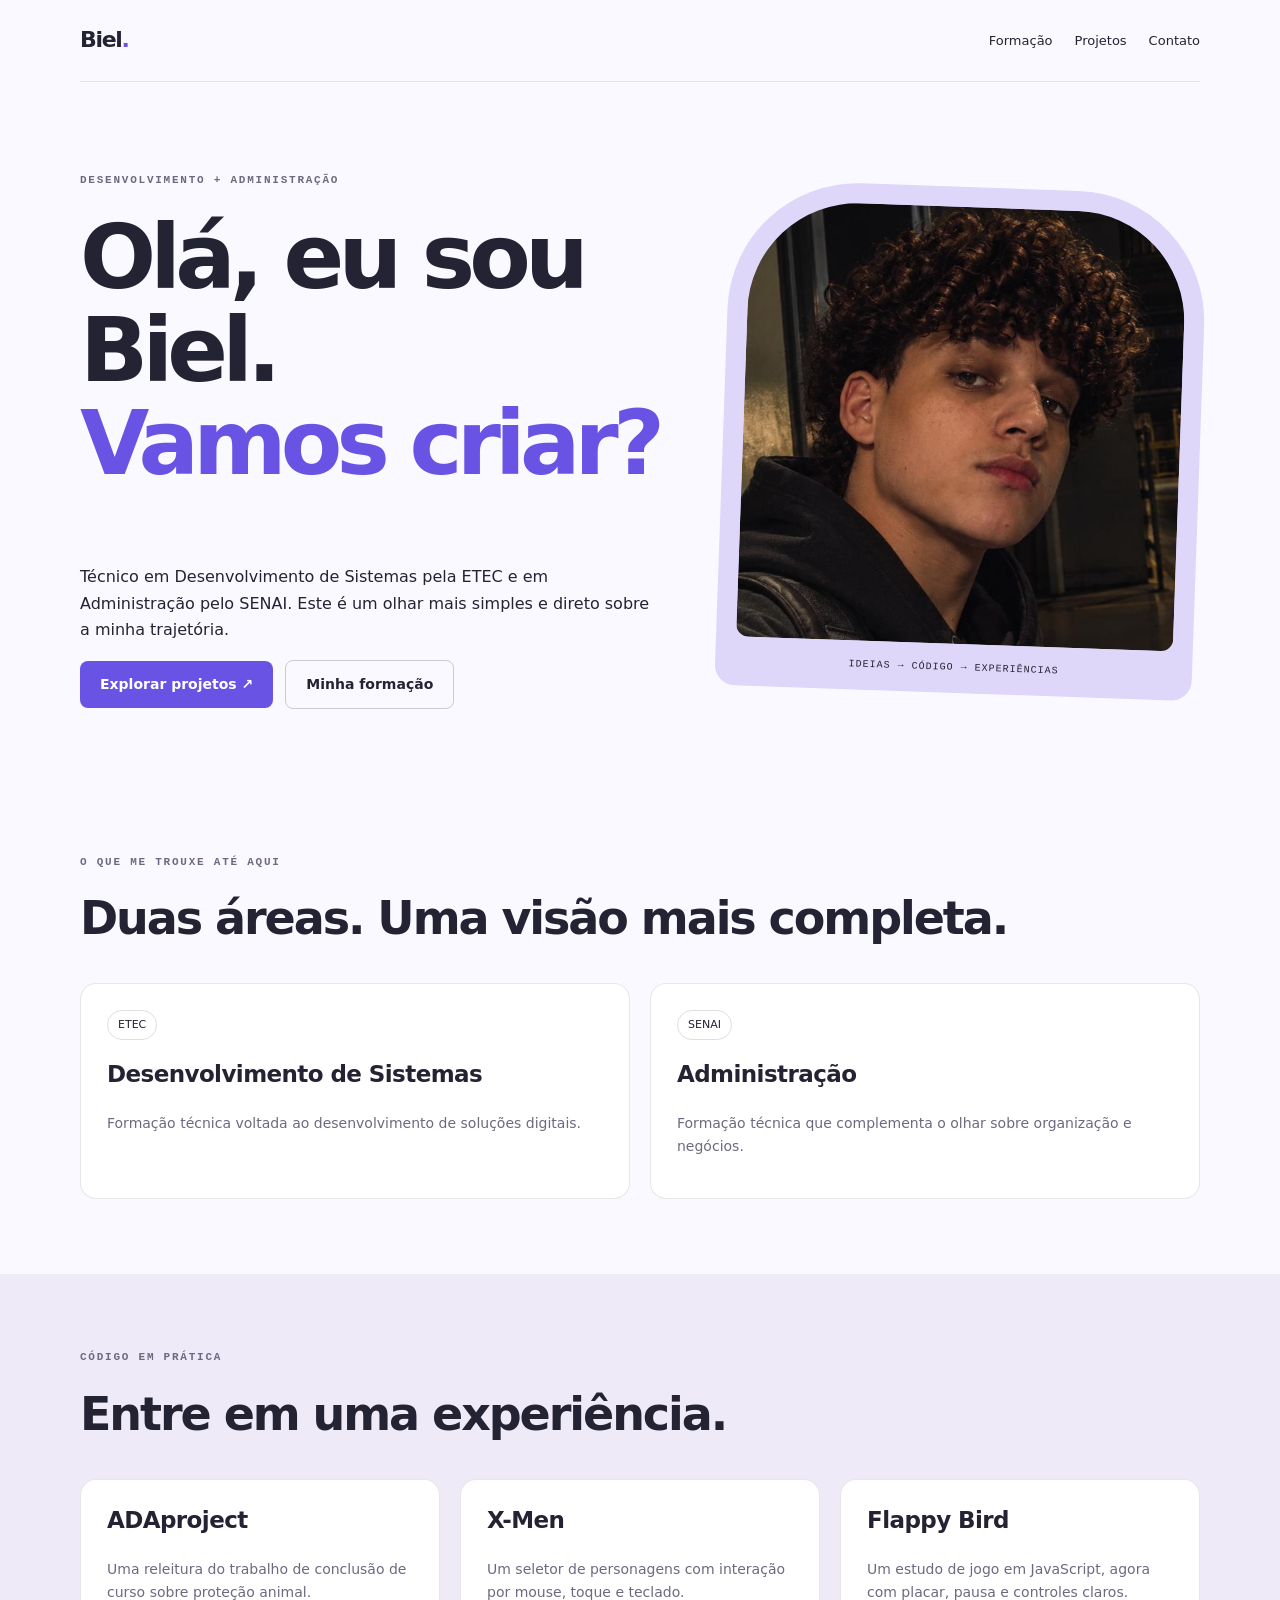
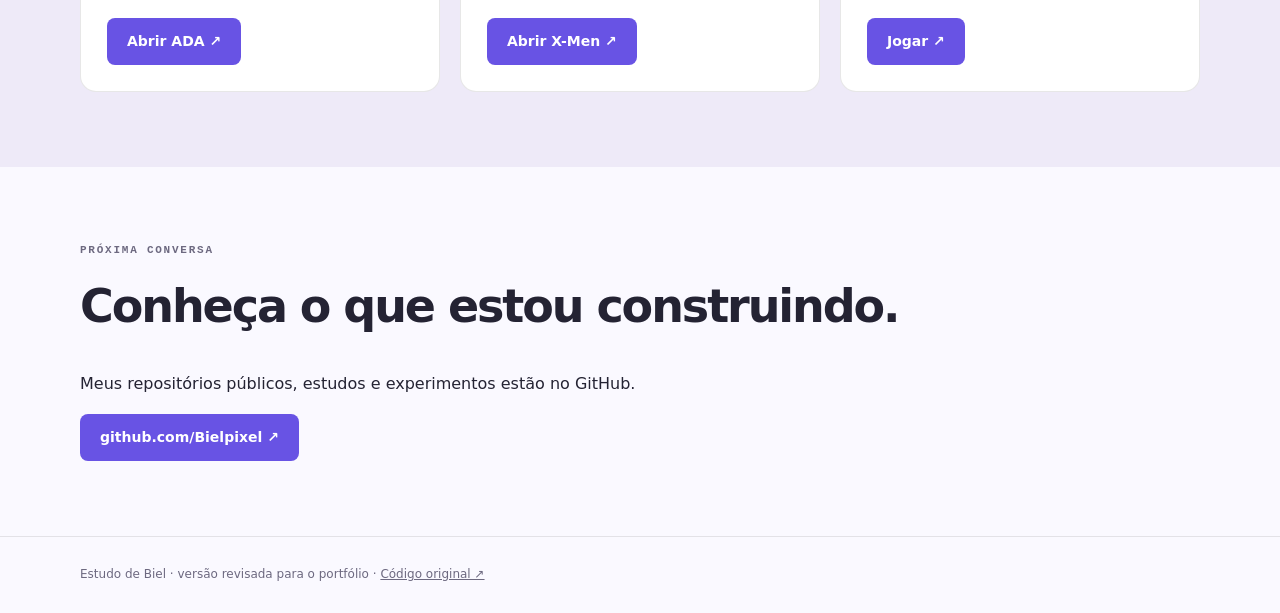
<file: projects/classic/index.html>
<!doctype html>
<html lang="pt-BR">
  <head>
    <meta charset="utf-8" />
    <meta
      name="viewport"
      content="width=device-width,initial-scale=1"
    />
    <meta
      name="description"
      content="Biel · Portfólio clássico — versão revisada de um projeto de Biel."
    />
    <title>Biel · Portfólio clássico</title>
    <link
      rel="stylesheet"
      href="../../assets/css/project-common.css"
    />
    <link
      rel="stylesheet"
      href="assets/css/style.css"
    />
  </head>
  <body>
    <header class="wrap top">
      <a
        class="logo"
        href="#"
        >Biel<span class="brand-accent">.</span></a
      >
      <nav class="nav">
        <a href="#formacao">Formação</a><a href="#projetos">Projetos</a
        ><a href="#contato">Contato</a>
      </nav>
    </header>
    <main>
      <section class="wrap hero split">
        <div>
          <p class="eyebrow">Desenvolvimento + Administração</p>
          <h1>Olá, eu sou Biel.<br /><span class="hero-accent">Vamos criar?</span></h1>
          <p>
            Técnico em Desenvolvimento de Sistemas pela ETEC e em Administração pelo
            SENAI. Este é um olhar mais simples e direto sobre a minha trajetória.
          </p>
          <div class="actions">
            <a
              class="btn"
              href="#projetos"
              >Explorar projetos ↗</a
            ><a
              class="btn secondary"
              href="#formacao"
              >Minha formação</a
            >
          </div>
        </div>
        <div class="portrait">
          <img
            src="assets/images/biel-atual.png"
            alt="Retrato de Biel"
          /><span>IDEIAS → CÓDIGO → EXPERIÊNCIAS</span>
        </div>
      </section>
      <section
        id="formacao"
        class="wrap section"
      >
        <p class="eyebrow">O que me trouxe até aqui</p>
        <h2>Duas áreas. Uma visão mais completa.</h2>
        <div class="grid education-grid">
          <article class="card">
            <span class="tag">ETEC</span>
            <h3 class="education-title">Desenvolvimento de Sistemas</h3>
            <p>Formação técnica voltada ao desenvolvimento de soluções digitais.</p>
          </article>
          <article class="card">
            <span class="tag">SENAI</span>
            <h3 class="education-title">Administração</h3>
            <p>Formação técnica que complementa o olhar sobre organização e negócios.</p>
          </article>
        </div>
      </section>
      <section
        id="projetos"
        class="section projects-section"
      >
        <div class="wrap">
          <p class="eyebrow">Código em prática</p>
          <h2>Entre em uma experiência.</h2>
          <div class="grid">
            <article class="card">
              <h3>ADAproject</h3>
              <p>
                Uma releitura do trabalho de conclusão de curso sobre proteção animal.
              </p>
              <button data-project="ada">Abrir ADA ↗</button>
            </article>
            <article class="card">
              <h3>X-Men</h3>
              <p>Um seletor de personagens com interação por mouse, toque e teclado.</p>
              <button data-project="xmen">Abrir X-Men ↗</button>
            </article>
            <article class="card">
              <h3>Flappy Bird</h3>
              <p>
                Um estudo de jogo em JavaScript, agora com placar, pausa e controles
                claros.
              </p>
              <button data-project="flappy">Jogar ↗</button>
            </article>
          </div>
        </div>
      </section>
      <section
        id="contato"
        class="wrap section"
      >
        <p class="eyebrow">Próxima conversa</p>
        <h2>Conheça o que estou construindo.</h2>
        <p>Meus repositórios públicos, estudos e experimentos estão no GitHub.</p>
        <a
          class="btn"
          href="https://github.com/Bielpixel"
          target="_blank"
          rel="noopener noreferrer"
          >github.com/Bielpixel ↗</a
        >
      </section>
    </main>
    <footer>
      <div class="wrap">
        Estudo de Biel · versão revisada para o portfólio ·
        <a
          href="https://github.com/Bielpixel/Portiflio"
          target="_blank"
          rel="noopener noreferrer"
          >Código original ↗</a
        >
      </div>
    </footer>
    <script src="../../assets/js/project-bridge.js"></script>
  </body>
</html>
</file>
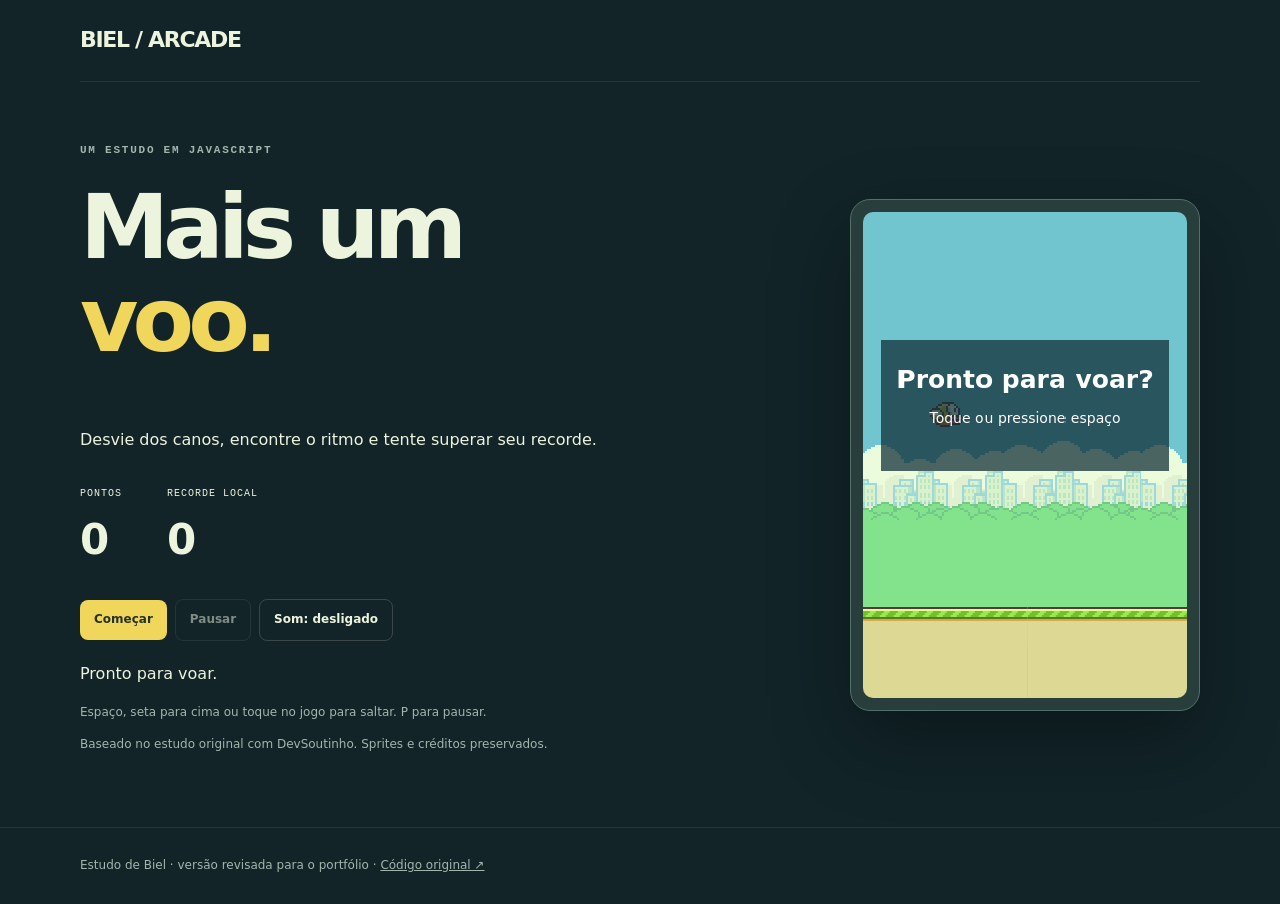
<file: projects/flappy/index.html>
<!doctype html>
<html lang="pt-BR">
  <head>
    <meta charset="utf-8" />
    <meta
      name="viewport"
      content="width=device-width,initial-scale=1"
    />
    <meta
      name="description"
      content="Flappy Bird · Arcade de Biel — versão revisada de um projeto de Biel."
    />
    <title>Flappy Bird · Arcade de Biel</title>
    <link
      rel="stylesheet"
      href="../../assets/css/project-common.css"
    />
    <link
      rel="stylesheet"
      href="assets/css/style.css"
    />
  </head>
  <body>
    <header class="wrap top">
      <a
        class="logo"
        href="#"
        >BIEL / ARCADE</a
      >
      <nav class="nav"></nav>
    </header>
    <main class="wrap arcade">
      <div>
        <p class="eyebrow">Um estudo em JavaScript</p>
        <h1>Mais um<br /><span class="brand-accent">voo.</span></h1>
        <p>Desvie dos canos, encontre o ritmo e tente superar seu recorde.</p>
        <div class="score-row">
          <div><span>PONTOS</span><strong id="score">0</strong></div>
          <div><span>RECORDE LOCAL</span><strong id="best">0</strong></div>
        </div>
        <div class="actions">
          <button id="start">Começar</button
          ><button
            id="pause"
            class="secondary"
            disabled
          >
            Pausar</button
          ><button
            id="sound"
            class="secondary"
            aria-pressed="false"
          >
            Som: desligado
          </button>
        </div>
        <p
          id="game-status"
          role="status"
          class="game-status"
        >
          Pronto para voar.
        </p>
        <p class="note">
          Espaço, seta para cima ou toque no jogo para saltar. P para pausar.
        </p>
        <p class="note">
          Baseado no estudo original com DevSoutinho. Sprites e créditos preservados.
        </p>
      </div>
      <div class="game-shell">
        <canvas
          id="game"
          width="320"
          height="480"
          tabindex="0"
          aria-label="Flappy Bird. Pressione espaço para começar ou saltar."
          >Jogo de desviar dos canos. Use o botão Começar e a tecla espaço.</canvas
        >
      </div>
    </main>
    <footer>
      <div class="wrap">
        Estudo de Biel · versão revisada para o portfólio ·
        <a
          href="https://github.com/Bielpixel/flappybird"
          target="_blank"
          rel="noopener noreferrer"
          >Código original ↗</a
        >
      </div>
    </footer>
    <script src="assets/js/main.js"></script>
    <script src="../../assets/js/project-bridge.js"></script>
  </body>
</html>
</file>
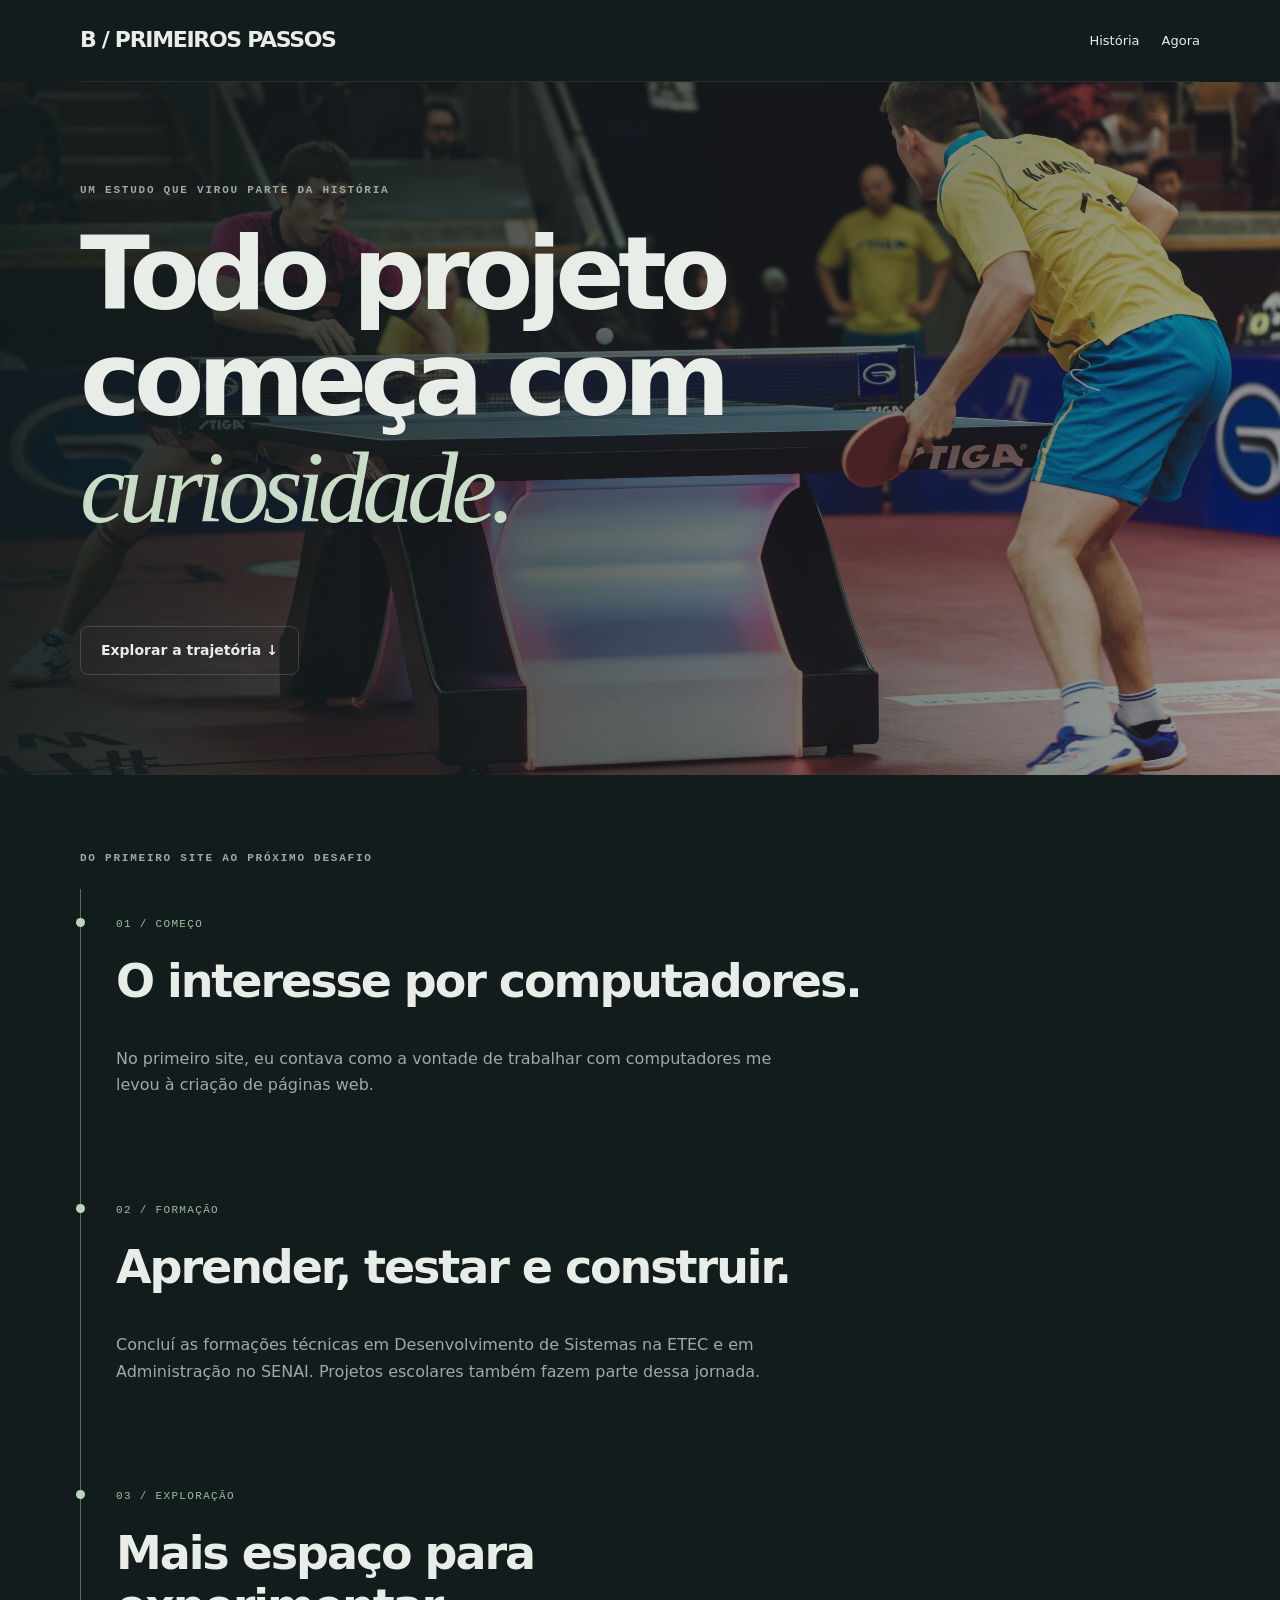
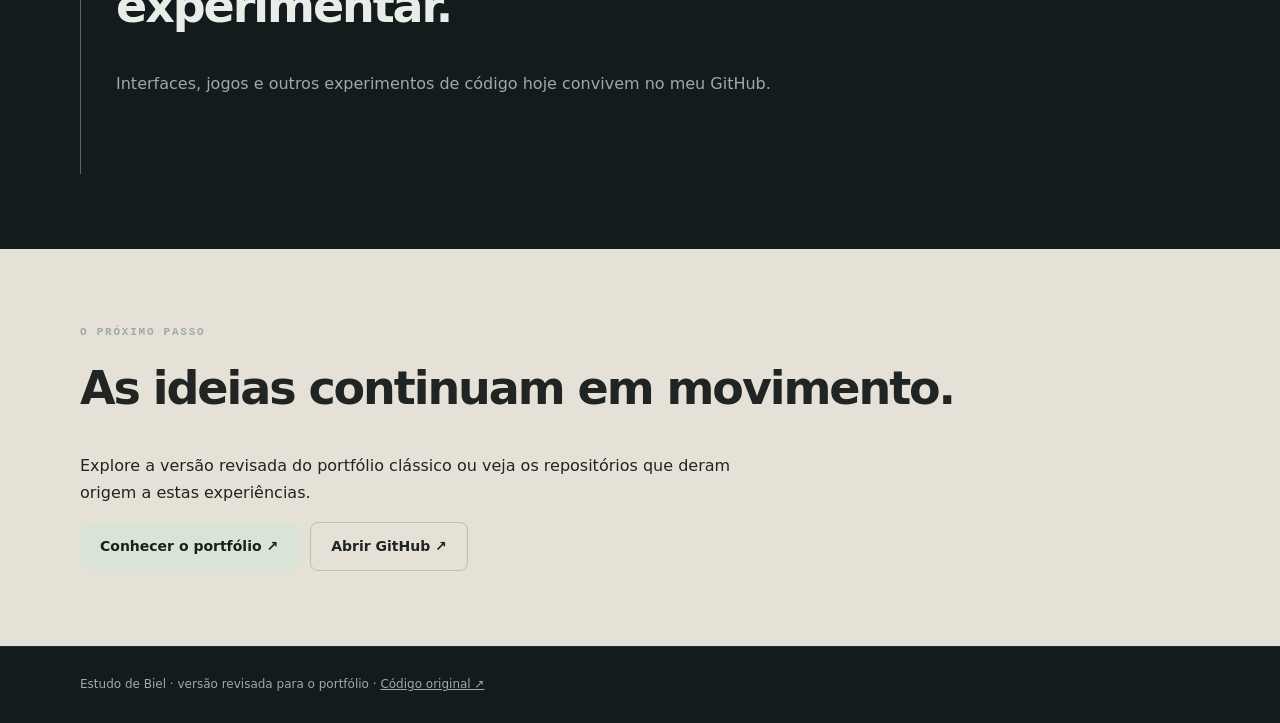
<file: projects/landing/index.html>
<!doctype html>
<html lang="pt-BR">
  <head>
    <meta charset="utf-8" />
    <meta
      name="viewport"
      content="width=device-width,initial-scale=1"
    />
    <meta
      name="description"
      content="Biel · Primeiros passos — versão revisada de um projeto de Biel."
    />
    <title>Biel · Primeiros passos</title>
    <link
      rel="stylesheet"
      href="../../assets/css/project-common.css"
    />
    <link
      rel="stylesheet"
      href="assets/css/style.css"
    />
  </head>
  <body>
    <header class="wrap top">
      <a
        class="logo"
        href="#"
        >B / PRIMEIROS PASSOS</a
      >
      <nav class="nav"><a href="#historia">História</a><a href="#agora">Agora</a></nav>
    </header>
    <main>
      <section class="land-hero">
        <div class="wrap">
          <p class="eyebrow">Um estudo que virou parte da história</p>
          <h1>Todo projeto<br />começa com<br /><i>curiosidade.</i></h1>
          <a
            class="btn secondary"
            href="#historia"
            >Explorar a trajetória ↓</a
          >
        </div>
      </section>
      <section
        id="historia"
        class="wrap section"
      >
        <p class="eyebrow">Do primeiro site ao próximo desafio</p>
        <div class="timeline">
          <article>
            <span>01 / COMEÇO</span>
            <h2>O interesse por computadores.</h2>
            <p>
              No primeiro site, eu contava como a vontade de trabalhar com computadores me
              levou à criação de páginas web.
            </p>
          </article>
          <article>
            <span>02 / FORMAÇÃO</span>
            <h2>Aprender, testar e construir.</h2>
            <p>
              Concluí as formações técnicas em Desenvolvimento de Sistemas na ETEC e em
              Administração no SENAI. Projetos escolares também fazem parte dessa jornada.
            </p>
          </article>
          <article>
            <span>03 / EXPLORAÇÃO</span>
            <h2>Mais espaço para experimentar.</h2>
            <p>
              Interfaces, jogos e outros experimentos de código hoje convivem no meu
              GitHub.
            </p>
          </article>
        </div>
      </section>
      <section
        id="agora"
        class="section next-step-section"
      >
        <div class="wrap">
          <p class="eyebrow">O próximo passo</p>
          <h2>As ideias continuam em movimento.</h2>
          <p>
            Explore a versão revisada do portfólio clássico ou veja os repositórios que
            deram origem a estas experiências.
          </p>
          <div class="actions">
            <button data-project="classic">Conhecer o portfólio ↗</button
            ><a
              class="btn secondary"
              href="https://github.com/Bielpixel"
              target="_blank"
              rel="noopener noreferrer"
              >Abrir GitHub ↗</a
            >
          </div>
        </div>
      </section>
    </main>
    <footer>
      <div class="wrap">
        Estudo de Biel · versão revisada para o portfólio ·
        <a
          href="https://github.com/Bielpixel/FAZENDO-UMA-PAGINA"
          target="_blank"
          rel="noopener noreferrer"
          >Código original ↗</a
        >
      </div>
    </footer>
    <script src="../../assets/js/project-bridge.js"></script>
  </body>
</html>
</file>
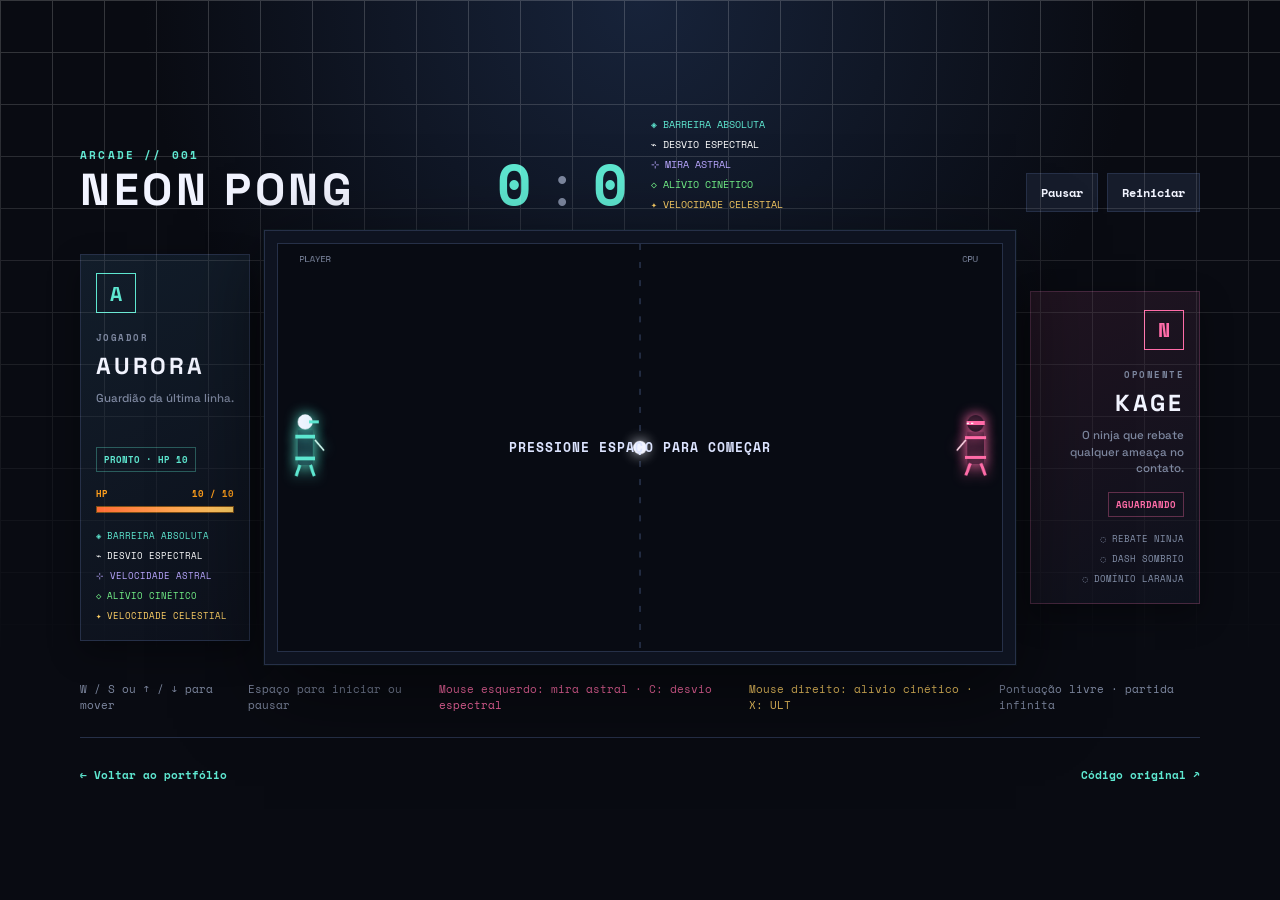
<file: projects/pong/index.html>
<!doctype html>
<html lang="pt-BR">
  <head>
    <meta charset="UTF-8" />
    <meta
      name="viewport"
      content="width=device-width, initial-scale=1.0"
    />
    <title>Neon Pong · Biel</title>
    <meta
      name="description"
      content="Neon Pong alpha 0.1: Aurora contra Kage, com barreiras e habilidades especiais. Um projeto de Bielpixel."
    />
    <link
      rel="stylesheet"
      href="assets/css/fonts.css"
    />
    <link
      rel="stylesheet"
      href="assets/css/style.css"
    />
  </head>
  <body>
    <main class="game-shell">
      <header class="topbar">
        <div>
          <p class="eyebrow">ARCADE // 001</p>
          <h1>NEON PONG</h1>
        </div>
        <div
          class="score"
          aria-label="Placar"
        >
          <span id="player-score">0</span>
          <b>:</b>
          <span id="computer-score">0</span>
        </div>
        <div
          class="passives"
          aria-label="Passivas ativas"
        >
          <span class="skill-barrier">◈ Barreira absoluta</span>
          <span class="skill-spectral">⌁ Desvio espectral</span>
          <span class="skill-astral">⊹ Mira astral</span>
          <span class="skill-relief">◇ Alívio cinético</span>
          <span class="skill-ult">✦ Velocidade celestial</span>
        </div>
        <div class="controls">
          <button
            id="pause-button"
            type="button"
          >
            Pausar
          </button>
          <button
            id="restart-button"
            type="button"
          >
            Reiniciar
          </button>
        </div>
      </header>

      <section
        class="arena-layout"
        aria-label="Arena e personagens"
      >
        <article class="character-panel player-panel">
          <div class="character-mark">A</div>
          <p class="panel-role">JOGADOR</p>
          <h2>AURORA</h2>
          <p class="panel-description">Guardião da última linha.</p>
          <div
            class="panel-status"
            id="player-state"
          >
            PRONTO
          </div>
          <div class="health-display">
            <div class="health-label">
              <span>HP</span><strong id="player-health-value">10 / 10</strong>
            </div>
            <div class="health-track">
              <div
                class="health-fill"
                id="player-health-fill"
              ></div>
            </div>
          </div>
          <div class="panel-skills">
            <span class="skill-barrier">◈ BARREIRA ABSOLUTA</span
            ><span class="skill-spectral">⌁ DESVIO ESPECTRAL</span
            ><span class="skill-astral">⊹ VELOCIDADE ASTRAL</span
            ><span class="skill-relief">◇ ALÍVIO CINÉTICO</span
            ><span class="skill-ult">✦ VELOCIDADE CELESTIAL</span>
          </div>
        </article>
        <div
          class="game-frame"
          id="arena"
          aria-label="Jogo Pong"
        >
          <canvas
            id="pong"
            width="960"
            height="540"
          ></canvas>
          <div
            class="game-message"
            id="game-message"
          >
            Pressione Espaço para começar
          </div>
          <div
            class="ultimate-scene"
            id="ultimate-scene"
            hidden
          >
            <span>HABILIDADE SUPREMA</span>
            <strong>VELOCIDADE CELESTIAL</strong>
            <small>LIBERANDO O LIMITE</small>
          </div>
        </div>
        <article class="character-panel cpu-panel">
          <div class="character-mark">N</div>
          <p class="panel-role">OPONENTE</p>
          <h2>KAGE</h2>
          <p class="panel-description">O ninja que rebate qualquer ameaça no contato.</p>
          <div
            class="panel-status enemy-status"
            id="cpu-state"
          >
            EM GUARDA
          </div>
          <div class="panel-skills">
            <span>◌ REBATE NINJA</span><span>◌ DASH SOMBRIO</span
            ><span>◌ DOMÍNIO LARANJA</span>
          </div>
        </article>
      </section>

      <footer class="instructions">
        <span>W / S ou ↑ / ↓ para mover</span>
        <span>Espaço para iniciar ou pausar</span>
        <span>Mouse esquerdo: mira astral · C: desvio espectral</span>
        <span>Mouse direito: alívio cinético · X: ULT</span>
        <span>Pontuação livre · partida infinita</span>
      </footer>
      <nav
        class="portfolio-links"
        aria-label="Projeto no portfólio"
      >
        <a
          id="back-portfolio"
          href="../../index.html#work"
          >← Voltar ao portfólio</a
        ><a
          href="https://github.com/Bielpixel/Neon-Pong-alpha-0.1"
          target="_blank"
          rel="noopener noreferrer"
          >Código original ↗</a
        >
      </nav>
    </main>
    <script src="assets/js/game.js"></script>
    <script src="assets/js/portfolio.js"></script>
  </body>
</html>
</file>
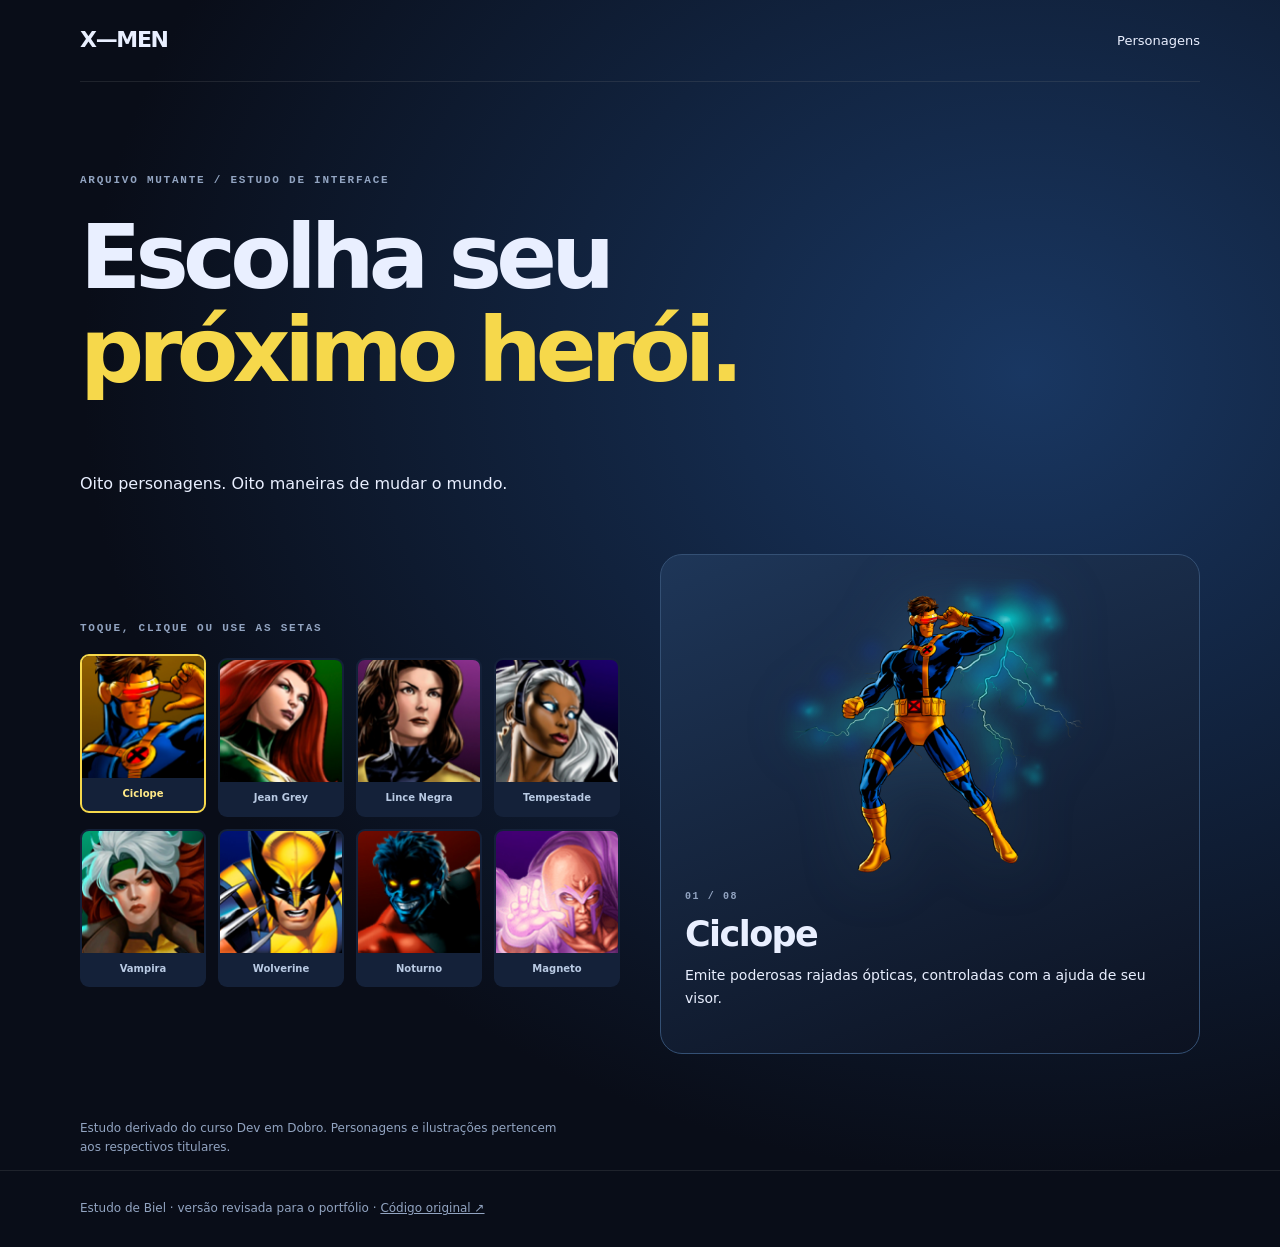
<file: projects/xmen/index.html>
<!doctype html>
<html lang="pt-BR">
  <head>
    <meta charset="utf-8" />
    <meta
      name="viewport"
      content="width=device-width,initial-scale=1"
    />
    <meta
      name="description"
      content="X-Men · Arquivo mutante — versão revisada de um projeto de Biel."
    />
    <title>X-Men · Arquivo mutante</title>
    <link
      rel="stylesheet"
      href="../../assets/css/project-common.css"
    />
    <link
      rel="stylesheet"
      href="assets/css/style.css"
    />
  </head>
  <body>
    <header class="wrap top">
      <a
        class="logo"
        href="#"
        >X—MEN</a
      >
      <nav class="nav"><a href="#selecao">Personagens</a></nav>
    </header>
    <main class="wrap">
      <section class="hero">
        <p class="eyebrow">Arquivo mutante / Estudo de interface</p>
        <h1>Escolha seu<br /><span class="brand-accent">próximo herói.</span></h1>
        <p>Oito personagens. Oito maneiras de mudar o mundo.</p>
      </section>
      <section
        class="x-layout"
        id="selecao"
      >
        <div>
          <p class="eyebrow">Toque, clique ou use as setas</p>
          <div
            class="mutants"
            role="group"
            aria-label="Personagens"
          >
            <button
              class="mutant"
              data-character="ciclope"
              aria-pressed="true"
              aria-label="Selecionar Ciclope"
            >
              <img
                src="assets/images/card-ciclope.jpg"
                alt=""
              /><span>Ciclope</span></button
            ><button
              class="mutant"
              data-character="jean-grey"
              aria-pressed="false"
              aria-label="Selecionar Jean Grey"
            >
              <img
                src="assets/images/card-jean-grey.jpg"
                alt=""
              /><span>Jean Grey</span></button
            ><button
              class="mutant"
              data-character="lince-negra"
              aria-pressed="false"
              aria-label="Selecionar Lince Negra"
            >
              <img
                src="assets/images/card-lince-negra.jpg"
                alt=""
              /><span>Lince Negra</span></button
            ><button
              class="mutant"
              data-character="tempestade"
              aria-pressed="false"
              aria-label="Selecionar Tempestade"
            >
              <img
                src="assets/images/card-tempestade.jpg"
                alt=""
              /><span>Tempestade</span></button
            ><button
              class="mutant"
              data-character="vampira"
              aria-pressed="false"
              aria-label="Selecionar Vampira"
            >
              <img
                src="assets/images/card-vampira.jpg"
                alt=""
              /><span>Vampira</span></button
            ><button
              class="mutant"
              data-character="wolverine"
              aria-pressed="false"
              aria-label="Selecionar Wolverine"
            >
              <img
                src="assets/images/card-wolverine.jpg"
                alt=""
              /><span>Wolverine</span></button
            ><button
              class="mutant"
              data-character="noturno"
              aria-pressed="false"
              aria-label="Selecionar Noturno"
            >
              <img
                src="assets/images/card-noturno.jpg"
                alt=""
              /><span>Noturno</span></button
            ><button
              class="mutant"
              data-character="magneto"
              aria-pressed="false"
              aria-label="Selecionar Magneto"
            >
              <img
                src="assets/images/card-magneto.jpg"
                alt=""
              /><span>Magneto</span>
            </button>
          </div>
        </div>
        <section
          class="spot"
          aria-live="polite"
        >
          <img
            id="portrait"
            src="assets/images/card-ciclope.png"
            alt="Ciclope"
          />
          <div>
            <p
              class="eyebrow"
              id="number"
            >
              01 / 08
            </p>
            <h2 id="character-name">Ciclope</h2>
            <p id="character-desc">
              Emite poderosas rajadas ópticas, controladas com a ajuda de seu visor.
            </p>
          </div>
        </section>
      </section>
      <p class="note">
        Estudo derivado do curso Dev em Dobro. Personagens e ilustrações pertencem aos
        respectivos titulares.
      </p>
    </main>
    <footer>
      <div class="wrap">
        Estudo de Biel · versão revisada para o portfólio ·
        <a
          href="https://github.com/Bielpixel/X-men-curso-DEV-EM-DOBRO"
          target="_blank"
          rel="noopener noreferrer"
          >Código original ↗</a
        >
      </div>
    </footer>
    <script src="assets/js/main.js"></script>
    <script src="../../assets/js/project-bridge.js"></script>
  </body>
</html>
</file>
<file: assets/css/base.css>
:root {
  color-scheme: dark;
  --bg: #090b10;
  --panel: #11151d;
  --panel2: #161c26;
  --ink: #f6f8fc;
  --muted: #8893a9;
  --line: rgba(188, 201, 230, 0.14);
  --blue: #387dff;
  --cyan: #69ddff;
  --lime: #b0f77c;
  --orange: #ff9b4b;
}
* {
  box-sizing: border-box;
}
html {
  scroll-behavior: smooth;
}
body {
  margin: 0;
  min-width: 320px;
  background: var(--bg);
  color: var(--ink);
  font-family:
    Inter,
    ui-sans-serif,
    -apple-system,
    BlinkMacSystemFont,
    'Segoe UI',
    sans-serif;
  overflow-x: hidden;
}
button,
a {
  font: inherit;
}
button {
  cursor: pointer;
}
a {
  color: inherit;
  text-decoration: none;
}
::selection {
  background: #3474f1;
  color: white;
}
.noise {
  position: fixed;
  inset: 0;
  z-index: 2;
  pointer-events: none;
  opacity: 0.115;
  background-image: url('../images/noise.svg');
}
.glow {
  position: absolute;
  width: 500px;
  height: 500px;
  border-radius: 50%;
  filter: blur(130px);
  background: rgba(13, 88, 255, 0.09);
  pointer-events: none;
}
.header {
  position: fixed;
  left: 0;
  right: 0;
  top: 0;
  height: 76px;
  z-index: 45;
  display: flex;
  align-items: center;
  gap: 38px;
  padding: 0 clamp(22px, 5.5vw, 100px);
  border-bottom: 1px solid rgba(181, 200, 230, 0.085);
  background: rgba(9, 11, 16, 0.81);
  backdrop-filter: blur(18px);
}
.brand {
  display: flex;
  align-items: center;
  font-size: 19px;
  font-weight: 800;
  letter-spacing: -0.075em;
  white-space: nowrap;
}
.brand-symbol {
  display: grid;
  place-items: center;
  width: 23px;
  height: 23px;
  border-radius: 5px;
  margin-right: 8px;
  background: #eef4ff;
  color: #0a0e18;
  font-weight: 900;
  font-size: 16px;
  letter-spacing: -3px;
  padding-right: 2px;
}
.brand small {
  color: #6c88b7;
  font-size: 12px;
  letter-spacing: -0.02em;
  margin-left: 3px;
}
.nav {
  display: flex;
  gap: 29px;
  align-items: center;
  margin-right: auto;
}
.nav a {
  font-size: 12px;
  color: #a7afbe;
  transition: color 0.2s;
}
.nav a:hover {
  color: #fff;
}
.header-right {
  display: flex;
  align-items: center;
  gap: 17px;
}
.mini-live {
  font-size: 10px;
  letter-spacing: 0.1em;
  color: #b8c2d4;
  white-space: nowrap;
}
.mini-live i {
  display: inline-block;
  width: 7px;
  height: 7px;
  background: #8eea8f;
  border-radius: 50%;
  margin-right: 7px;
  box-shadow: 0 0 9px #8eea8f;
}
.header-button {
  font-size: 11px;
  padding: 11px 17px;
  border: 1px solid #4b5669;
  background: transparent;
  color: white;
  border-radius: 3px;
  white-space: nowrap;
  transition: 0.2s;
}
.header-button:hover {
  background: #f6f9ff;
  color: #0b101a;
}
.wrap {
  max-width: 1500px;
  margin: auto;
  padding-inline: clamp(24px, 5.5vw, 100px);
}
section {
  position: relative;
  scroll-margin-top: 75px;
}
.hero {
  min-height: min(900px, 100svh);
  padding-top: 76px;
  display: flex;
  align-items: center;
  overflow: hidden;
  background: radial-gradient(
    ellipse at 76% 43%,
    rgba(36, 71, 115, 0.1),
    transparent 40%
  );
}
.hero-wrap {
  width: 100%;
  position: relative;
  display: grid;
  grid-template-columns: minmax(0, 1.1fr) minmax(330px, 0.9fr);
  align-items: center;
  gap: 25px;
  padding-top: 55px;
  padding-bottom: 115px;
}
.eyebrow {
  display: flex;
  align-items: center;
  gap: 8px;
  font-weight: 700;
  color: #d49769;
  font-size: 10px;
  letter-spacing: 0.19em;
  text-transform: uppercase;
}
.green {
  color: #87ea98;
}
.status-dot {
  width: 6px;
  height: 6px;
  border-radius: 100%;
  background: #6de594;
  box-shadow: 0 0 12px #6de594;
  display: inline-block;
  flex: none;
}
h1,
h2,
h3,
p {
  margin-top: 0;
}
h1 {
  font-size: clamp(65px, 7.75vw, 128px);
  line-height: 0.99;
  letter-spacing: -0.095em;
  font-weight: 750;
  margin: 26px 0 29px;
  max-width: 1000px;
}
h1 span {
  color: #a2aec3;
}
h1 span,
.proof h2 span,
.footer h2 span {
  display: block;
}
.hero-desc {
  max-width: 495px;
  color: #b3bdce;
  line-height: 1.8;
  font-size: clamp(13px, 1.13vw, 16px);
  margin: 0 0 32px;
}
.hero-actions {
  display: flex;
  gap: 13px;
  align-items: center;
  flex-wrap: wrap;
}
.primary-btn,
.ghost-btn {
  display: inline-flex;
  justify-content: center;
  align-items: center;
  gap: 21px;
  padding: 15px 19px;
  font-size: 11px;
  border-radius: 3px;
  font-weight: 720;
  transition: 0.2s;
}
.primary-btn {
  background: #edf3ff;
  color: #121725;
  border: 1px solid white;
  min-width: 150px;
}
.primary-btn:hover {
  background: #81b5ff;
}
.ghost-btn {
  color: #ebf0fb;
  background: transparent;
  border: 1px solid #3f4a5c;
  min-width: 145px;
}
.ghost-btn:hover {
  background: #18202c;
}
.arrow {
  font-size: 16px;
}
.hero-meta {
  position: absolute;
  left: clamp(24px, 5.5vw, 100px);
  bottom: 47px;
  display: grid;
  gap: 7px;
}
.meta-label {
  font-size: 9px;
  letter-spacing: 0.19em;
  color: #7c8799;
  font-weight: 750;
}
.meta-value {
  font-size: clamp(24px, 3vw, 39px);
  letter-spacing: -0.06em;
  font-weight: 800;
}
.hero-meta-right {
  position: absolute;
  right: clamp(24px, 5.5vw, 100px);
  bottom: 46px;
  text-align: right;
}
.hero-meta-right strong {
  font-size: 10px;
  letter-spacing: 0.1em;
  font-weight: 550;
  color: #9daabc;
}
.hero-meta-right p {
  font-size: 10px;
  letter-spacing: 0.05em;
  color: #657489;
  margin: 7px 0 0;
}
.artifact {
  height: 540px;
  position: relative;
  display: grid;
  place-items: center;
  isolation: isolate;
  transform: translateX(0);
}
.artifact::before {
  content: '';
  width: 300px;
  height: 300px;
  position: absolute;
  background: radial-gradient(circle, #1c65f02b, transparent 64%);
  filter: blur(33px);
}
.artifact svg {
  width: 100%;
  max-width: 510px;
  overflow: visible;
  filter: drop-shadow(0 20px 36px #02040a);
}
.artifact .spin-slow {
  transform-origin: 250px 265px;
  animation: turn 17s linear infinite;
}
.artifact .spin-reverse {
  transform-origin: 250px 265px;
  animation: turnBack 11s linear infinite;
}
.artifact .bob {
  animation: bob 4.5s ease-in-out infinite;
}
.artifact .spark {
  animation: twinkle 2.3s infinite alternate;
}
.artifact-tag {
  position: absolute;
  bottom: 32px;
  right: 6%;
  font:
    10px/1.5 ui-monospace,
    monospace;
  color: #6c7a97;
  letter-spacing: 0.05em;
}
@keyframes turn {
  to {
    transform: rotate(360deg);
  }
}
@keyframes turnBack {
  to {
    transform: rotate(-360deg);
  }
}
@keyframes bob {
  50% {
    transform: translateY(-13px);
  }
}
@keyframes twinkle {
  to {
    opacity: 0.35;
  }
}
.rule {
  height: 1px;
  background: linear-gradient(90deg, transparent, #30394b 10%, #30394b 90%, transparent);
  opacity: 0.65;
}
.section-head {
  display: grid;
  grid-template-columns: 1.2fr 1fr;
  gap: 40px;
  align-items: end;
}
.section-kicker {
  font-size: 10px;
  letter-spacing: 0.18em;
  color: #df8d53;
  font-weight: 800;
  text-transform: uppercase;
  margin: 0 0 22px;
}
.section-kicker .number {
  color: #8692a7;
  margin-right: 18px;
}
.section-head h2,
.proof h2 {
  font-size: clamp(45px, 6vw, 88px);
  line-height: 1;
  letter-spacing: -0.082em;
  font-weight: 770;
  margin: 0;
}
.section-head h2 span {
  color: #a8b5c8;
}
.section-head p {
  max-width: 385px;
  margin: 0 0 6px 0;
  color: #a9b4c7;
  font-size: 14px;
  line-height: 1.8;
}
.proof {
  min-height: 830px;
  padding: 135px 0 125px;
  background: #0b0e14;
}
.proof .section-head {
  margin-bottom: 70px;
}
.spotlight {
  height: 360px;
  position: relative;
  overflow: hidden;
  border: 1px solid #29374e;
  background: linear-gradient(145deg, #263650, #121b2a 50%, #0c111a);
  display: flex;
  align-items: center;
  justify-content: center;
}
.spotlight::before {
  content: '';
  position: absolute;
  inset: 0;
  background:
    repeating-linear-gradient(90deg, transparent, transparent 89px, #8298ba12 90px),
    repeating-linear-gradient(0deg, transparent, transparent 89px, #8298ba12 90px);
}
.spotlight .big-word {
  font-size: clamp(90px, 17vw, 260px);
  font-weight: 900;
  letter-spacing: -0.115em;
  color: #c7d7ea09;
  white-space: nowrap;
  transform: rotate(-6deg);
  user-select: none;
}
.spotlight-terminal {
  position: absolute;
  z-index: 1;
  left: 11%;
  top: 15%;
  width: 320px;
  max-width: 48%;
  padding: 20px;
  border: 1px solid #4b6182;
  background: #101926eb;
  box-shadow: 0 20px 40px #0005;
  transform: rotate(-5deg);
}
.dotrow {
  display: flex;
  gap: 5px;
  margin-bottom: 22px;
}
.dotrow b {
  width: 8px;
  height: 8px;
  border-radius: 100%;
  background: #ff816e;
}
.dotrow b:nth-child(2) {
  background: #f8c66d;
}
.dotrow b:nth-child(3) {
  background: #74dba2;
}
.terminal-line {
  height: 6px;
  width: 80%;
  background: #263d5b;
  border-radius: 2px;
  margin: 11px 0;
}
.terminal-line:nth-child(odd) {
  background: #3c658e;
  width: 61%;
}
.terminal-line.short {
  width: 40%;
}
.spotlight-right {
  position: absolute;
  right: 10%;
  bottom: 15%;
  width: 34%;
  height: 52%;
  border: 1px solid #334f80;
  background: #11192caa;
  transform: rotate(4deg);
  display: grid;
  place-items: center;
}
.spotlight-right span {
  font:
    700 14px ui-monospace,
    monospace;
  color: #81aaf4;
}
.work {
  padding: 130px 0 160px;
  background: #0b0e14;
}
.project-grid {
  display: grid;
  grid-template-columns: 1.06fr 0.94fr;
  gap: 24px;
  margin-top: 75px;
}
.project {
  border: 1px solid #28313e;
  background: #0e131b;
  overflow: hidden;
  min-width: 0;
}
.project-visual {
  height: 360px;
  display: grid;
  place-items: center;
  position: relative;
  overflow: hidden;
}
.project:nth-child(2) .project-visual {
  background: #172035;
}
.project:nth-child(1) .project-visual {
  background: radial-gradient(circle at 65% 45%, #145e7460, transparent 50%), #10212b;
}
.project-caption {
  padding: 25px 28px 28px;
  display: flex;
  justify-content: space-between;
  gap: 15px;
  align-items: start;
  border-top: 1px solid #2a3544;
}
.project-caption h3 {
  font-size: 26px;
  letter-spacing: -0.06em;
  margin: 0 0 7px;
}
.project-caption p {
  color: #77869d;
  font-size: 12px;
  margin: 0;
}
.project-caption .corner {
  color: #91a8cb;
  font-size: 20px;
}
.radar {
  width: 300px;
  height: 300px;
  max-width: 80%;
  max-height: 85%;
  border: 1px solid #4a8795;
  border-radius: 50%;
  position: relative;
  background:
    repeating-radial-gradient(circle, transparent 0 34px, #447d8349 35px 36px),
    linear-gradient(130deg, #15bb9f1a, transparent);
}
.radar:before,
.radar:after {
  content: '';
  position: absolute;
  background: #357f88;
  opacity: 0.6;
}
.radar:before {
  height: 1px;
  width: 100%;
  top: 50%;
}
.radar:after {
  height: 100%;
  width: 1px;
  left: 50%;
}
.radar-beam {
  position: absolute;
  inset: 0;
  border-radius: 100%;
  background: conic-gradient(from 0deg, #2bcbb36c, transparent 55deg, transparent);
  animation: turn 5s linear infinite;
}
.radar-ping {
  position: absolute;
  border-radius: 50%;
  width: 8px;
  height: 8px;
  background: #8af8db;
  box-shadow:
    0 0 0 7px #8af8db29,
    0 0 18px #8af8db;
  top: 31%;
  left: 62%;
}
.radar-ping.two {
  top: 66%;
  left: 33%;
  transform: scale(0.6);
}
.clinical {
  width: 75%;
  height: 75%;
  border: 1px solid #395078;
  background: #101827;
  padding: 20px;
  box-shadow: 30px 25px 1px #090e1c55;
  transform: rotate(-3deg);
}
.clinical-top {
  height: 20px;
  border-bottom: 1px solid #364c70;
  display: flex;
  justify-content: space-between;
}
.clinical-top span {
  width: 60px;
  height: 6px;
  background: #5b82c9;
}
.teeth {
  height: 80%;
  display: grid;
  grid-template-columns: repeat(8, 1fr);
  gap: 8px;
  align-items: center;
}
.tooth {
  height: 47%;
  border: 2px solid #647ea6;
  border-radius: 30% 30% 42% 42%;
  transform: rotate(4deg);
}
.tooth:nth-child(3n) {
  background: #2c7dff55;
  border-color: #56baff;
}
.tooth:nth-child(even) {
  transform: rotate(-8deg);
  height: 64%;
}
.story-strip {
  margin-top: 23px;
  padding: 28px;
  border: 1px solid #28313e;
  display: flex;
  justify-content: space-between;
  align-items: center;
  gap: 16px;
  background: linear-gradient(90deg, #101823, #0a0e15);
}
.story-strip strong {
  font-size: 16px;
  letter-spacing: -0.03em;
}
.story-strip p {
  font-size: 12px;
  color: #8996aa;
  margin: 6px 0 0;
}
.story-strip .green {
  font-size: 10px;
  letter-spacing: 0.15em;
}
.footer {
  min-height: 660px;
  padding: 135px 0 190px;
  background: #0c0f15;
}
.footer-grid {
  display: grid;
  grid-template-columns: 1fr 1fr;
  gap: 60px;
  align-items: center;
}
.footer h2 {
  font-size: clamp(50px, 6.5vw, 93px);
  line-height: 1.05;
  letter-spacing: -0.09em;
  max-width: 950px;
  margin: 0 0 38px;
}
.footer h2 span {
  color: #aab9ce;
}
.footer p {
  color: #99a7bb;
  font-size: 14px;
  line-height: 1.8;
  max-width: 350px;
}
.mock-email {
  border: 1px solid #4d5b6c;
  background: #edf1f8;
  color: #222b3c;
  font-size: 14px;
  padding: 22px 20px;
  min-height: 66px;
  display: flex;
  justify-content: space-between;
  align-items: center;
  gap: 15px;
  cursor: pointer;
  transition: transform 0.2s;
}
.mock-email:hover {
  transform: translateY(-4px);
}
.mock-email span:last-child {
  font-size: 20px;
}
.footer-bottom {
  border-top: 1px solid var(--line);
  padding: 28px 0;
  color: #7c889c;
  font-size: 11px;
  display: flex;
  justify-content: space-between;
  gap: 20px;
}
/* The living collaboration layer */
#cursor-layer {
  position: fixed;
  inset: 0;
  z-index: 30;
  pointer-events: none;
  overflow: hidden;
  contain: layout style;
  user-select: none;
}
.agent {
  --agent: #80b6ff;
  position: absolute;
  left: 0;
  top: 0;
  width: 0;
  height: 0;
  will-change: transform;
  filter: drop-shadow(0 1px 1px #000b);
}
.agent svg {
  position: absolute;
  left: 0;
  top: 0;
  width: 20px;
  height: 25px;
  overflow: visible;
  transform-origin: 3px 3px;
  transform: rotate(-7deg);
}
.agent .agent-name {
  position: absolute;
  left: 15px;
  top: 18px;
  border-radius: 2px;
  color: #09121b;
  background: var(--agent);
  padding: 3px 6px;
  font-size: 9px;
  font-weight: 850;
  white-space: nowrap;
  letter-spacing: -0.02em;
  opacity: 0;
  transform: translateY(-3px);
  transition:
    opacity 0.2s,
    transform 0.2s;
}
.agent.named .agent-name {
  opacity: 1;
  transform: translateY(0);
}
.agent .afterimage {
  position: absolute;
  width: 12px;
  height: 1px;
  background: var(--agent);
  filter: blur(2px);
  opacity: 0.55;
  transform: translate(-8px, -5px) rotate(-35deg);
}
.select-frame {
  --sel: #2e80ff;
  position: absolute;
  left: 0;
  top: 0;
  box-sizing: border-box;
  border: 1.4px solid var(--sel);
  background: rgba(50, 126, 241, 0.045);
  box-shadow:
    inset 0 0 16px #1c69df12,
    0 0 0 1px #2072ff1a;
  opacity: 0;
  transition: opacity 0.14s;
  will-change: transform, width, height;
}
.select-frame.visible {
  opacity: 1;
}
.select-frame.red {
  background: #ec4b4314;
}
.select-frame .frame-tag {
  position: absolute;
  top: -22px;
  left: -1px;
  background: var(--sel);
  font:
    750 9px/17px ui-monospace,
    monospace;
  color: white;
  padding: 0 7px;
  min-width: 39px;
  white-space: nowrap;
}
.select-frame .handles i {
  position: absolute;
  width: 6px;
  height: 6px;
  background: #e6f4ff;
  border: 1px solid var(--sel);
  box-shadow: 0 0 3px var(--sel);
  transform: translate(-50%, -50%);
}
.select-frame .handles i:nth-child(1) {
  top: 0;
  left: 0;
}
.select-frame .handles i:nth-child(2) {
  top: 0;
  left: 100%;
}
.select-frame .handles i:nth-child(3) {
  top: 100%;
  left: 0;
}
.select-frame .handles i:nth-child(4) {
  top: 100%;
  left: 100%;
}
.select-frame .handles i:nth-child(5) {
  top: 50%;
  left: 100%;
}
.select-frame .handles i:nth-child(6) {
  top: 100%;
  left: 50%;
}
.guide {
  position: absolute;
  background: #3776ff55;
  opacity: 0;
  pointer-events: none;
}
.guide.vertical {
  width: 1px;
  top: 0;
  bottom: 0;
}
.guide.horizontal {
  height: 1px;
  left: 0;
  right: 0;
}
.controller {
  position: fixed;
  z-index: 60;
  bottom: max(18px, env(safe-area-inset-bottom));
  left: 50%;
  transform: translateX(-50%);
  min-height: 48px;
  max-width: calc(100vw - 24px);
  display: flex;
  align-items: center;
  gap: 12px;
  padding: 7px 9px 7px 12px;
  background: #1b212aec;
  border: 1px solid #394352;
  border-radius: 10px;
  box-shadow: 0 12px 37px #000b;
  backdrop-filter: blur(22px);
  font-size: 11px;
  white-space: nowrap;
}
.avatars {
  display: flex;
  align-items: center;
  padding-right: 3px;
}
.avatars i {
  width: 10px;
  height: 10px;
  border: 1.5px solid #172230;
  border-radius: 100%;
  margin-right: -3px;
  box-shadow: 0 0 5px #a3d0ff55;
}
.counter {
  font-size: 11px;
  font-weight: 750;
  color: #e7edf7;
}
.layers {
  color: #9eacbc;
  font-family: ui-monospace, monospace;
  font-size: 10px;
}
.progress {
  width: 58px;
  height: 3px;
  background: #354353;
  border-radius: 9px;
  overflow: hidden;
}
.progress i {
  display: block;
  height: 100%;
  width: 35%;
  background: #368fff;
  border-radius: 9px;
  box-shadow: 0 0 7px #368fff;
}
.ctrl-btn {
  border: 1px solid #475467;
  color: #f3f5fa;
  border-radius: 5px;
  background: #323d4b;
  padding: 6px 9px;
  font-size: 10px;
  font-weight: 750;
  min-height: 29px;
}
.ctrl-btn:hover {
  background: #46546a;
}
.ctrl-btn.on {
  color: #8ce0a7;
}
.ctrl-btn.square {
  width: 27px;
  padding: 0;
  font-size: 16px;
  line-height: 1;
}
.controller .divider {
  width: 1px;
  height: 20px;
  background: #3e4a59;
}
.ctrl-status {
  color: #b1c0d8;
  font-size: 10px;
}
.scroll-tip {
  position: fixed;
  z-index: 10;
  right: 26px;
  bottom: 30px;
  font:
    9px ui-monospace,
    monospace;
  color: #58677c;
  letter-spacing: 0.13em;
  transform: rotate(-90deg);
  transform-origin: bottom right;
  pointer-events: none;
}
@media (max-width: 1020px) {
  .nav {
    gap: 15px;
  }
  .hero-wrap {
    grid-template-columns: minmax(0, 1fr) minmax(265px, 0.8fr);
  }
  h1 {
    font-size: clamp(60px, 8.5vw, 96px);
  }
  .artifact {
    height: 410px;
  }
  .proof {
    min-height: 700px;
  }
}
@media (max-width: 700px) {
  .header {
    height: 64px;
    padding-inline: 22px;
    gap: 12px;
  }
  .header .nav {
    display: none;
  }
  .header-right {
    margin-left: auto;
  }
  .mini-live {
    display: none;
  }
  .header-button {
    padding: 9px 12px;
  }
  .hero {
    min-height: 860px;
  }
  .hero-wrap {
    display: flex;
    flex-direction: column;
    align-items: stretch;
    gap: 10px;
    padding-top: 74px;
    padding-bottom: 145px;
  }
  .hero-wrap .hero-copy {
    position: relative;
    z-index: 1;
  }
  h1 {
    font-size: clamp(56px, 12.8vw, 88px);
    letter-spacing: -0.085em;
    margin: 22px 0;
  }
  .hero-desc {
    max-width: 440px;
  }
  .artifact {
    height: 280px;
    margin-top: 10px;
    opacity: 0.88;
    align-self: center;
    width: 100%;
    max-width: 390px;
  }
  .artifact svg {
    width: 320px;
    max-width: 100%;
  }
  .artifact-tag {
    right: 15%;
  }
  .hero-meta {
    bottom: 40px;
  }
  .hero-meta-right {
    bottom: 40px;
  }
  .section-head,
  .footer-grid {
    grid-template-columns: 1fr;
    gap: 25px;
  }
  .proof,
  .work,
  .footer {
    padding-top: 105px;
    padding-bottom: 105px;
    min-height: auto;
  }
  .proof .section-head {
    margin-bottom: 45px;
  }
  .spotlight {
    height: 310px;
  }
  .spotlight-terminal {
    max-width: 55%;
    left: 7%;
  }
  .spotlight-right {
    right: 7%;
    width: 40%;
  }
  .project-grid {
    grid-template-columns: 1fr;
  }
  .project-visual {
    height: 310px;
  }
  .story-strip {
    flex-wrap: wrap;
  }
  .footer h2 {
    font-size: clamp(51px, 11.5vw, 80px);
  }
  .footer-bottom {
    flex-direction: column;
  }
  .controller {
    gap: 7px;
    padding: 6px 8px;
  }
  .progress,
  .ctrl-status,
  .layers {
    display: none;
  }
  .controller .divider {
    height: 18px;
  }
  .counter {
    font-size: 10px;
  }
  .scroll-tip {
    display: none;
  }
}
@media (prefers-reduced-motion: reduce) {
  html {
    scroll-behavior: auto;
  }
  .artifact svg *,
  .radar-beam {
    animation-duration: 60s !important;
  }
  .primary-btn,
  .ghost-btn {
    transition: none;
  }
}

/* Component variants */
.brand-accent {
  color: #4b92ff;
}
.hero-glow {
  right: -140px;
  top: 10%;
}
.project-ada {
  --poster: #079ec3;
}
.project-xmen {
  --poster: #14253d;
}
.project-flappy {
  --poster: #72c3cd;
}
.project-classic {
  --poster: #d7c9f7;
}
.project-landing {
  --poster: #243c3c;
}
.project-cards {
  --poster: #342c55;
}
.project-appic {
  --poster: #173a3d;
}
.project-pong {
  --poster: #101b2e;
}
.avatar-blue {
  background: #5bc7ff;
}
.avatar-purple {
  background: #e68bff;
}
.avatar-green {
  background: #7feca7;
}
</file>
<file: assets/css/animation.css>
.booting main,
.booting .header,
.booting .scroll-tip {
  visibility: hidden;
}
html {
  scroll-behavior: auto;
}
.hero {
  background: none;
}
.glow,
.rule {
  visibility: hidden;
}
.header {
  position: fixed;
}
.hero-wrap {
  padding-top: 65px;
}
h1 {
  font-size: clamp(60px, 7.4vw, 112px);
}
.controller {
  display: none !important;
}
.nav-replay {
  cursor: pointer;
}
.nav-replay:focus-visible {
  outline: 2px solid #79c9ff;
  outline-offset: 5px;
}
.work h2 span {
  display: block;
}
.spotlight-terminal {
  max-width: 48%;
  padding: 24px;
}
.terminal-line,
.terminal-line:nth-child(odd),
.terminal-line.short {
  height: auto;
  width: auto;
  background: none;
  border-radius: 0;
  color: #d6e4ff;
  font:
    600 22px/1.2 ui-sans-serif,
    system-ui;
  margin: 8px 0;
}
.terminal-line:first-of-type {
  font-size: 10px;
}
.terminal-line:nth-child(2),
.terminal-line:nth-child(5) {
  font-size: 10px;
  letter-spacing: 0.08em;
  color: #91a8cb;
}
.spotlight-right span {
  padding: 12px;
  text-align: center;
}
.spotlight-right strong {
  display: block;
  margin: 16px 0;
  font: 700 clamp(16px, 2vw, 27px) system-ui;
}
.spotlight-right small {
  font:
    9px ui-monospace,
    monospace;
  letter-spacing: 0.07em;
}
.project-mark {
  position: absolute;
  inset: 0;
  display: flex;
  align-items: center;
  justify-content: center;
  flex-direction: column;
  font-size: 140px;
  font-weight: 800;
  color: #b1f8ec;
  letter-spacing: -0.1em;
}
.project-mark span {
  font:
    9px ui-monospace,
    monospace;
  letter-spacing: 0.18em;
}
.teeth {
  display: grid;
  grid-template-columns: 1fr;
  text-align: center;
}
.teeth > span {
  font-size: 80px;
  font-weight: 800;
  letter-spacing: -0.07em;
  color: #9abbff;
}
.teeth small {
  display: block;
  font:
    8px/1.7 ui-monospace,
    monospace;
  letter-spacing: 0.12em;
  color: #b6c6e0;
}
.project-caption h3 {
  font-size: clamp(22px, 2.2vw, 30px);
}
.project-caption a:hover {
  color: #82baff;
}
.story-strip a {
  padding: 12px;
  border: 1px solid #2b5249;
}
.story-strip a:hover {
  background: #16342b;
}
@media (max-width: 700px) {
  .spotlight {
    height: 430px;
  }
  .spotlight-terminal {
    padding: 17px;
    left: 5%;
    width: 90%;
    max-width: none;
    top: 5%;
    transform: rotate(-2deg);
  }
  .terminal-line,
  .terminal-line:nth-child(odd) {
    font-size: 17px;
  }
  .terminal-line:nth-child(2),
  .terminal-line:nth-child(5) {
    font-size: 9px;
  }
  .spotlight-right {
    right: 5%;
    bottom: 5%;
    width: 90%;
    height: 29%;
    transform: rotate(2deg);
  }
  .spotlight-right strong {
    font-size: 20px;
    margin: 10px 0;
  }
  .spotlight-right small {
    font-size: 8px;
  }
}
.proof,
.work,
.footer {
  background: transparent;
}
.agent .agent-name {
  font-size: 9px;
}
.agent.working .agent-name {
  opacity: 1;
  transform: none;
}
.agent .afterimage {
  display: none;
}
.agent {
  transition: opacity 0.15s;
}
.select-frame {
  transition: none;
  background: transparent;
}
.select-frame .frame-tag {
  font-size: 9px;
}
.controller {
  max-width: calc(100vw - 20px);
  gap: 9px;
}
.counter {
  min-width: 125px;
  font-size: 10px;
}
.progress {
  width: 50px;
}
.progress i {
  width: 0;
}
.ctrl-btn:focus-visible,
a:focus-visible {
  outline: 2px solid #79c9ff;
  outline-offset: 5px;
}
.ctrl-btn:disabled {
  opacity: 0.45;
  cursor: default;
}
.mock-email {
  width: 100%;
}
.scroll-tip {
  opacity: 0;
}
.is-finished .scroll-tip {
  opacity: 1;
}
.sr-only {
  position: absolute;
  width: 1px;
  height: 1px;
  margin: -1px;
  padding: 0;
  overflow: hidden;
  clip: rect(0, 0, 0, 0);
  white-space: nowrap;
  border: 0;
}
.building .artifact svg *,
.building .radar-beam {
  animation-play-state: paused !important;
}
.merge-halo {
  position: absolute;
  width: 46px;
  height: 46px;
  border-radius: 50%;
  border: 1px solid #b0cfff;
  box-shadow: 0 0 25px #559dff66;
  transform: translate(-50%, -50%);
  opacity: 0;
}
@media (max-width: 700px) {
  .counter {
    min-width: 0;
    max-width: 112px;
    white-space: normal;
    line-height: 1.3;
  }
  .controller {
    gap: 5px;
    width: max-content;
    padding: 7px;
  }
  .controller .avatars {
    display: none;
  }
  .ctrl-btn {
    padding: 7px;
    font-size: 10px;
  }
  .hero-wrap {
    padding-top: 48px;
  }
  .hero {
    min-height: 920px;
  }
  h1 {
    font-size: clamp(53px, 12.2vw, 85px);
  }
  .artifact {
    height: 270px;
  }
  .project-caption {
    padding: 22px;
  }
  .spotlight-right span {
    font-size: 10px;
  }
  .footer {
    padding-bottom: 150px;
  }
  .header .brand {
    font-size: 18px;
  }
}
@media (prefers-reduced-motion: reduce) {
  .artifact svg *,
  .radar-beam {
    animation: none !important;
  }
  *,
  *::before,
  *::after {
    transition: none !important;
  }
}

.is-paused .artifact svg *,
.is-paused .radar-beam {
  animation-play-state: paused !important;
}
</file>
<file: assets/css/portal.css>
.project-grid {
  grid-template-columns: 1fr 1fr;
  gap: 24px;
}
.project-visual {
  height: 260px;
  background: var(--poster) !important;
  position: relative;
}
.project-poster {
  position: absolute;
  inset: 0;
  display: flex;
  align-items: center;
  justify-content: center;
  flex-direction: column;
  gap: 12px;
  overflow: hidden;
}
.project-poster strong {
  font-size: clamp(55px, 6vw, 88px);
  letter-spacing: -0.08em;
  line-height: 1;
}
.project-poster small {
  font:
    10px ui-monospace,
    monospace;
  letter-spacing: 0.2em;
}
.poster-ada {
  color: #fff;
  background:
    linear-gradient(#036f8033, #00495c77),
    url('../../projects/ada/assets/images/patas.jpg') center/cover;
}
.poster-xmen {
  color: #ffe569;
  background: radial-gradient(ellipse at 70% 50%, #173c67, #0d1425);
}
.poster-xmen:after {
  content: '';
  background: url('../../projects/xmen/assets/images/card-wolverine.png') center/contain
    no-repeat;
  position: absolute;
  right: -5%;
  top: 0;
  width: 58%;
  height: 100%;
  opacity: 0.5;
}
.poster-flappy {
  color: #213d36;
  background: linear-gradient(#72c3cd 0 79%, #d9d5a2 79% 87%, #6f946a 87%);
}
.poster-flappy strong {
  font-size: 66px;
  text-shadow: 3px 3px #fff7;
}
.poster-classic {
  color: #443585;
  background: linear-gradient(135deg, #f4f0ff, #cbbcf4);
}
.poster-landing {
  color: #eff5e8;
  background:
    linear-gradient(#172a2e55, #172a2eaa),
    url('../../projects/landing/assets/images/montanhas.jpg') center/cover;
}
.poster-landing strong {
  font-family: Georgia, serif;
  font-weight: 400;
  font-style: italic;
}
.poster-cards {
  color: #f5efff;
  background: linear-gradient(140deg, #443a70, #1e1b31);
}
.poster-appic {
  color: #75edc8;
  background: linear-gradient(130deg, #224c47, #112e3d);
}
.project-caption {
  display: block;
}
.project-caption > p {
  min-height: 36px;
  line-height: 1.65;
  margin: 10px 0 18px;
}
.project-caption h3 {
  margin: 0;
}
.project-actions {
  display: flex;
  gap: 18px;
  align-items: center;
  flex-wrap: wrap;
}
.project-open {
  padding: 11px 16px;
  border: 1px solid #627b94;
  border-radius: 5px;
  background: #edf3ff;
  color: #142332;
  font-size: 12px;
  font-weight: 700;
  cursor: pointer;
}
.project-open:hover {
  background: #93c8ff;
}
.project-source {
  font-size: 11px;
  color: #a0b5d0;
}
.project {
  transition: border-color 0.25s;
}
.project:hover {
  border-color: #547dae;
}
.other-projects {
  margin-top: 24px;
  display: grid;
  grid-template-columns: 1fr 1fr;
  gap: 24px;
}
.other-projects article {
  border: 1px solid #293648;
  padding: 26px;
  background: #101725;
}
.other-projects h3 {
  margin: 10px 0;
  font-size: 27px;
  letter-spacing: -0.04em;
}
.other-projects p {
  font-size: 13px;
  line-height: 1.7;
  color: #9caec5;
}
.other-projects .tag {
  font:
    9px ui-monospace,
    monospace;
  letter-spacing: 0.14em;
  color: #a2c5ff;
}
.other-projects a {
  font-size: 12px;
  border-bottom: 1px solid #769cbd;
  padding-bottom: 3px;
}
.portal {
  position: fixed;
  inset: 0;
  width: 100vw;
  height: 100dvh;
  max-width: none;
  max-height: none;
  border: 0;
  padding: 0;
  margin: 0;
  background: #0b111c;
  color: #e8f2ff;
  z-index: 100;
}
.portal::backdrop {
  background: #02060be8;
  backdrop-filter: blur(12px);
}
.portal[open] {
  display: flex;
  flex-direction: column;
  animation: portal-in 0.6s cubic-bezier(0.2, 0.7, 0.2, 1) both;
}
.portal.closing {
  animation: portal-out 0.45s ease-in both;
}
.portal-bar {
  height: 66px;
  flex: none;
  display: flex;
  align-items: center;
  gap: 20px;
  padding: 0 24px;
  border-bottom: 1px solid #26374c;
}
.portal-bar button {
  border: 1px solid #526780;
  border-radius: 6px;
  background: #1a2a40;
  color: #fff;
  padding: 10px 16px;
  font: 600 12px system-ui;
  cursor: pointer;
}
.portal-bar strong {
  font-size: 13px;
  margin-right: auto;
}
.portal-bar a {
  font-size: 11px;
  color: #a3bedb;
}
.portal iframe {
  flex: 1;
  width: 100%;
  border: 0;
  background: #0d1622;
  min-height: 0;
}
.portal-loading {
  position: absolute;
  inset: 66px 0 0;
  background: #0b111c;
  display: grid;
  place-content: center;
  text-align: center;
  gap: 15px;
  pointer-events: none;
}
.portal-loading[hidden] {
  display: none;
}
.portal-loading span {
  font:
    10px ui-monospace,
    monospace;
  letter-spacing: 0.1em;
  color: #8cacd5;
}
.portal-loading strong {
  font-size: clamp(28px, 5vw, 60px);
  letter-spacing: -0.05em;
}
.portal-progress {
  height: 2px;
  width: 130px;
  margin: auto;
  background: linear-gradient(90deg, #10213b, #7dbbff, #10213b);
  background-size: 200% 100%;
  animation: loading 1s linear infinite;
}
.portal-open {
  overflow: hidden;
}
.portal-open .controller {
  visibility: hidden;
}
@keyframes portal-in {
  from {
    clip-path: circle(0 at var(--ox, 50%) var(--oy, 50%));
    opacity: 0.3;
  }
  to {
    clip-path: circle(150vmax at var(--ox, 50%) var(--oy, 50%));
    opacity: 1;
  }
}
@keyframes portal-out {
  to {
    clip-path: circle(0 at var(--ox, 50%) var(--oy, 50%));
    opacity: 0;
  }
}
@keyframes loading {
  to {
    background-position: 200% 0;
  }
}
@media (max-width: 700px) {
  .project-grid,
  .other-projects {
    grid-template-columns: 1fr;
  }
  .project-visual {
    height: 230px;
  }
  .portal-bar {
    padding: 0 12px;
    gap: 12px;
    height: 60px;
  }
  .portal-bar button {
    padding: 9px;
    font-size: 11px;
  }
  .portal-bar strong {
    font-size: 12px;
  }
  .portal-bar a:last-child {
    display: none;
  }
  .portal-loading {
    inset: 60px 0 0;
  }
  .other-projects article {
    padding: 22px;
  }
}
@media (prefers-reduced-motion: reduce) {
  .portal[open],
  .portal.closing,
  .portal-progress {
    animation: none !important;
  }
}

.poster-pong {
  background:
    radial-gradient(circle at 30% 30%, #5ee7d01c, transparent 50%),
    radial-gradient(circle at 80% 80%, #ff6ca826, transparent 55%), #101524 !important;
  isolation: isolate;
}
.poster-pong:before {
  content: '';
  position: absolute;
  inset: 20% 12%;
  border-left: 5px solid #5ee7d0;
  border-right: 5px solid #ff6ca8;
  box-shadow:
    -8px 0 28px #5ee7d022,
    8px 0 28px #ff6ca822;
  z-index: -1;
}
.poster-pong:after {
  content: '';
  position: absolute;
  top: 20%;
  bottom: 20%;
  left: 50%;
  border-left: 2px dashed #8393ac44;
  z-index: -1;
}
.poster-pong strong {
  font-size: clamp(28px, 4vw, 56px);
  color: #e7fff8;
  text-shadow: 0 0 25px #5ee7d055;
}
.poster-pong small {
  color: #9ae8da;
}
</file>
<file: assets/css/no-script.css>
.booting main,
.booting .header,
[data-build] {
  visibility: visible !important;
}
.controller {
  display: none;
}
</file>
<file: assets/css/project-common.css>
* {
  box-sizing: border-box;
}
html {
  scroll-behavior: smooth;
}
body {
  margin: 0;
  font:
    16px/1.65 system-ui,
    -apple-system,
    Segoe UI,
    sans-serif;
  background: var(--bg, #f8f7f3);
  color: var(--ink, #172825);
}
button,
input,
select,
textarea {
  font: inherit;
}
button,
a {
  touch-action: manipulation;
}
button {
  cursor: pointer;
}
button:disabled {
  cursor: default;
  opacity: 0.5;
}
a {
  color: inherit;
}
button:focus-visible,
a:focus-visible,
input:focus-visible {
  outline: 3px solid var(--accent, #42b5a7);
  outline-offset: 4px;
}
img {
  max-width: 100%;
  display: block;
}
h1,
h2,
h3,
p {
  margin-top: 0;
}
h1 {
  font-size: clamp(44px, 7vw, 92px);
  letter-spacing: -0.065em;
  line-height: 1.04;
}
h2 {
  font-size: clamp(27px, 4vw, 46px);
  letter-spacing: -0.045em;
  line-height: 1.15;
}
h3 {
  font-size: 23px;
  line-height: 1.25;
  letter-spacing: -0.025em;
}
p {
  max-width: 65ch;
}
.wrap {
  width: min(1120px, calc(100% - 44px));
  margin: auto;
}
.top {
  min-height: 82px;
  display: flex;
  align-items: center;
  justify-content: space-between;
  gap: 20px;
  border-bottom: 1px solid #80808030;
}
.logo {
  font-size: 22px;
  font-weight: 850;
  text-decoration: none;
  letter-spacing: -0.06em;
}
.nav {
  display: flex;
  gap: 22px;
  align-items: center;
  flex-wrap: wrap;
}
.nav a {
  font-size: 13px;
  text-decoration: none;
}
.eyebrow {
  font:
    700 11px/1.5 ui-monospace,
    monospace;
  letter-spacing: 0.16em;
  text-transform: uppercase;
  color: var(--muted, #637873);
  margin-bottom: 22px;
}
.hero {
  padding: 90px 0 70px;
}
.split {
  display: grid;
  grid-template-columns: 1.1fr 0.9fr;
  gap: 60px;
  align-items: center;
}
.section {
  padding: 75px 0;
}
.grid {
  display: grid;
  grid-template-columns: repeat(3, minmax(0, 1fr));
  gap: 20px;
}
.card {
  border: 1px solid #80808030;
  border-radius: 16px;
  padding: 26px;
  background: var(--card, #fff);
}
.card p {
  font-size: 14px;
  color: var(--muted, #637873);
}
.btn,
button {
  display: inline-flex;
  justify-content: center;
  align-items: center;
  gap: 10px;
  border: 0;
  border-radius: 8px;
  padding: 12px 20px;
  background: var(--accent, #184c43);
  color: var(--button-ink, #fff);
  font-weight: 650;
  text-decoration: none;
  font-size: 14px;
}
.btn.secondary,
button.secondary {
  background: transparent;
  border: 1px solid #80808060;
  color: inherit;
}
.actions {
  display: flex;
  flex-wrap: wrap;
  gap: 12px;
  align-items: center;
}
.note {
  font-size: 12px;
  color: var(--muted, #637873);
}
.tag {
  display: inline-block;
  padding: 5px 10px;
  border: 1px solid #80808040;
  border-radius: 30px;
  font-size: 11px;
}
footer {
  padding: 28px 0;
  border-top: 1px solid #80808030;
  font-size: 12px;
  color: var(--muted, #637873);
}
label {
  display: block;
  font-size: 13px;
  font-weight: 650;
  margin-bottom: 16px;
}
input,
select,
textarea {
  display: block;
  width: 100%;
  padding: 12px;
  border: 1px solid #81918a;
  border-radius: 8px;
  color: inherit;
  background: var(--card, #fff);
  margin-top: 5px;
}
input[type='checkbox'] {
  display: inline;
  width: auto;
  vertical-align: middle;
  margin-right: 8px;
}
dialog {
  border: 1px solid #80808040;
  border-radius: 18px;
  padding: 30px;
  max-width: min(560px, calc(100% - 24px));
  background: var(--bg, #fff);
  color: inherit;
}
dialog::backdrop {
  background: #03090dd9;
  backdrop-filter: blur(5px);
}
[hidden] {
  display: none !important;
}
.sr {
  position: absolute;
  width: 1px;
  height: 1px;
  clip: rect(0, 0, 0, 0);
  overflow: hidden;
}
.status {
  border-radius: 10px;
  padding: 14px;
  background: #d6f3e6;
  color: #154533;
}
.chips {
  display: flex;
  gap: 8px;
  flex-wrap: wrap;
}
.chips button {
  border-radius: 30px;
  background: transparent;
  border: 1px solid #80808050;
  color: inherit;
}
.chips button[aria-pressed='true'] {
  background: var(--accent);
  color: var(--button-ink, #fff);
}
@media (max-width: 700px) {
  .split,
  .grid {
    grid-template-columns: 1fr;
    gap: 25px;
  }
  .hero {
    padding: 50px 0;
  }
  .section {
    padding: 48px 0;
  }
  .top {
    padding: 18px 0;
    flex-wrap: wrap;
  }
  .nav {
    gap: 15px;
  }
  .wrap {
    width: calc(100% - 32px);
  }
  h1 {
    font-size: clamp(42px, 12vw, 62px);
  }
  .card {
    padding: 22px;
  }
}
@media (prefers-reduced-motion: reduce) {
  html {
    scroll-behavior: auto;
  }
  *,
  *::before,
  *::after {
    animation: none !important;
    transition: none !important;
  }
}
</file>
<file: projects/ada/assets/css/style.css>
body {
  --bg: #faf8ef;
  --ink: #203d33;
  --accent: #254f40;
  --muted: #607064;
}
.paw-art {
  position: relative;
  border-radius: 130px 130px 22px 22px;
  overflow: hidden;
  min-height: 420px;
  background: #079ec3;
}
.paw-art img {
  height: 420px;
  width: 100%;
  object-fit: cover;
}
.paw-art span {
  position: absolute;
  inset: 42% 8% auto;
  text-align: center;
  color: white;
  font-size: 32px;
  line-height: 1.15;
  font-weight: 800;
  letter-spacing: -0.04em;
}
.item-icon {
  display: inline-flex;
  align-items: center;
  justify-content: center;
  background: #f2cc49;
  border-radius: 50%;
  width: 46px;
  height: 46px;
  font-weight: 800;
  margin-bottom: 20px;
}
.help-grid {
  align-items: start;
}
.status {
  margin: 18px 0 0;
}
.logo {
  font-size: 42px;
}
@media (max-width: 700px) {
  .paw-art,
  .paw-art img {
    min-height: 280px;
    height: 280px;
  }
  .paw-art {
    border-radius: 80px 80px 20px 20px;
  }
  .paw-art span {
    font-size: 26px;
  }
}

/* Component variants */
.brand-accent {
  color: #efb91a;
}
.hero-note {
  margin-top: 24px;
}
.help-section {
  background: #e9eee5;
}
.adoption-options {
  margin-top: 24px;
}
</file>
<file: projects/appic/assets/css/style.css>
body {
  --bg: #101923;
  --ink: #f0f6ff;
  --muted: #98afbe;
  --card: #172633;
  --accent: #67e5ba;
  --button-ink: #0b3025;
}
.focus-card {
  background: linear-gradient(130deg, #1d3f40, #152b36);
  padding: 35px;
  border: 1px solid #335459;
  border-radius: 24px;
}
.focus-card strong {
  display: block;
  font-size: 85px;
  letter-spacing: -0.08em;
  line-height: 1.2;
}
.meter {
  height: 8px;
  background: #29464c;
  border-radius: 20px;
  margin: 20px 0;
  overflow: hidden;
}
.meter i {
  display: block;
  height: 100%;
  width: 0;
  background: #67e5ba;
  transition: width 0.3s;
}
.board {
  padding: 35px;
  background: #172633;
  border: 1px solid #294251;
  border-radius: 22px;
  margin-bottom: 80px;
}
.board h2 {
  font-size: 27px;
}
.board ul {
  list-style: none;
  padding: 0;
  margin: 20px 0;
}
.board li {
  display: flex;
  gap: 16px;
  align-items: center;
  padding: 16px 0;
  border-bottom: 1px solid #34505b;
}
.board li label {
  margin: 0;
  flex: 1;
  font-size: 15px;
  overflow-wrap: anywhere;
}
.board li.done label {
  text-decoration: line-through;
  color: #829eaa;
}
.board li button {
  padding: 6px 10px;
}
.board #new-task {
  align-items: center;
}
.board input {
  background: #10202c;
  border-color: #496777;
}
.board input[type='checkbox'] {
  accent-color: #67e5ba;
  width: 18px;
  height: 18px;
}
#summary {
  margin-bottom: 0;
}
@media (max-width: 700px) {
  .board {
    padding: 20px;
  }
  .board .chips {
    margin-bottom: 20px;
  }
}

/* Component variants */
.brand-accent {
  color: #22cba2;
}
.board-toolbar {
  justify-content: space-between;
}
.task-field {
  flex: 1;
  min-width: 190px;
}
</file>
<file: projects/cards/assets/css/style.css>
body {
  --bg: #f5f4fa;
  --ink: #25233a;
  --muted: #716d86;
  --accent: #8b74fc;
  --card: #fff;
}
body.dark {
  --bg: #171622;
  --ink: #f4efff;
  --muted: #b5acc9;
  --card: #252332;
}
.lab-grid {
  display: grid;
  grid-template-columns: 1fr 1fr;
  gap: 20px;
}
.lab-card {
  display: block;
  text-align: left;
  border: 1px solid #8b74fc33;
  border-radius: 20px;
  padding: 35px;
  background: var(--card);
  color: var(--ink);
  transition:
    transform 0.2s,
    box-shadow 0.2s;
}
.lab-card:hover {
  transform: translateY(-5px);
  box-shadow: 0 18px 40px #15112a12;
}
.lab-card small {
  display: block;
  font:
    10px ui-monospace,
    monospace;
  letter-spacing: 0.15em;
  color: var(--muted);
  margin: 24px 0 12px;
}
.lab-card h2 {
  font-size: 32px;
}
.lab-card p {
  color: var(--muted);
  font-weight: 400;
}
.lab-card > span:last-child {
  font-size: 12px;
  color: var(--accent);
}
.glyph {
  font-size: 40px;
  color: var(--accent);
}
body.compact .lab-card {
  padding: 20px;
}
body.compact .glyph {
  display: none;
}
.bars {
  height: 170px;
  display: flex;
  gap: 16px;
  align-items: flex-end;
}
.bars i {
  flex: 1;
  background: var(--accent);
  border-radius: 6px 6px 0 0;
}
@media (max-width: 650px) {
  .lab-grid {
    grid-template-columns: 1fr;
  }
  .lab-card h2 {
    font-size: 28px;
  }
}

/* Component variants */
.brand-accent {
  color: #8b74fc;
}
.accent-label {
  margin: 0;
}
.accent-picker {
  width: 55px;
  height: 42px;
  padding: 3px;
  display: inline;
}
.lab-note {
  margin: 30px 0;
}
.statistics-header {
  justify-content: space-between;
  margin-bottom: 25px;
}
.chart-bar-1 {
  height: 35%;
}
.chart-bar-2 {
  height: 62%;
}
.chart-bar-3 {
  height: 48%;
}
.chart-bar-4 {
  height: 85%;
}
.chart-bar-5 {
  height: 100%;
}
</file>
<file: projects/classic/assets/css/style.css>
body {
  --bg: #faf9ff;
  --ink: #242333;
  --muted: #6d6980;
  --accent: #6853e4;
}
.portrait {
  border-radius: 130px 130px 20px 20px;
  background: #ded7fa;
  padding: 20px;
  transform: rotate(2deg);
}
.portrait img {
  border-radius: 110px 110px 12px 12px;
  aspect-ratio: 1;
  object-fit: cover;
}
.portrait span {
  display: block;
  font:
    10px ui-monospace,
    monospace;
  letter-spacing: 0.1em;
  text-align: center;
  margin-top: 18px;
}

/* Component variants */
.brand-accent {
  color: #6853e4;
}
.hero-accent {
  color: #6853e4;
}
.education-grid {
  grid-template-columns: repeat(auto-fit, minmax(min(280px, 100%), 1fr));
}
.education-title {
  margin-top: 20px;
}
.education-title {
  margin-top: 20px;
}
.projects-section {
  background: #eeeaf8;
}
</file>
<file: projects/flappy/assets/css/style.css>
body {
  --bg: #122428;
  --ink: #edf4dd;
  --muted: #a2b6ae;
  --accent: #f1d65c;
  --button-ink: #253324;
}
.arcade {
  display: grid;
  grid-template-columns: 1fr 350px;
  gap: 70px;
  align-items: center;
  min-height: calc(100svh - 155px);
  padding-top: 45px;
  padding-bottom: 45px;
}
.game-shell {
  padding: 12px;
  border-radius: 20px;
  background: #283e3c;
  border: 1px solid #517068;
  box-shadow: 0 30px 80px #0005;
}
canvas {
  display: block;
  width: 100%;
  height: auto;
  image-rendering: pixelated;
  border-radius: 10px;
  touch-action: none;
}
.score-row {
  display: flex;
  gap: 45px;
  margin: 25px 0;
}
.score-row span {
  font:
    10px ui-monospace,
    monospace;
  letter-spacing: 0.1em;
}
.score-row strong {
  display: block;
  font-size: 42px;
}
.arcade .actions {
  gap: 8px;
}
.arcade .actions button {
  padding: 10px 14px;
  font-size: 12px;
}
@media (max-width: 750px) {
  .arcade {
    grid-template-columns: 1fr;
    gap: 25px;
  }
  .arcade h1 {
    font-size: 55px;
  }
  .game-shell {
    max-width: 345px;
    width: 100%;
    margin: auto;
  }
}

/* Component variants */
.brand-accent {
  color: #f1d65c;
}
.game-status {
  margin-top: 20px;
}
</file>
<file: projects/landing/assets/css/style.css>
body {
  --bg: #131c1c;
  --ink: #e8ede8;
  --muted: #9eaaa4;
  --accent: #d9e3d6;
  --button-ink: #17221d;
}
.land-hero {
  padding: 100px 0;
  min-height: 650px;
  background:
    linear-gradient(90deg, #101b1beb, #101b1b55),
    url('../images/montanhas.jpg') center/cover;
}
.land-hero h1 {
  font-size: clamp(50px, 8vw, 105px);
  max-width: 850px;
}
.land-hero i {
  font-family: Georgia, serif;
  font-weight: 400;
  color: #c8dcc8;
}
.timeline {
  border-left: 1px solid #566b61;
  padding-left: 35px;
}
.timeline article {
  position: relative;
  padding: 20px 0 60px;
  max-width: 750px;
}
.timeline article:before {
  content: '';
  width: 9px;
  height: 9px;
  border-radius: 50%;
  position: absolute;
  left: -40px;
  top: 29px;
  background: #b9d6bd;
}
.timeline span {
  font:
    11px ui-monospace,
    monospace;
  letter-spacing: 0.12em;
  color: #9ebca5;
}
.timeline h2 {
  margin-top: 20px;
}
.timeline p {
  color: #9eaaa4;
}
@media (max-width: 700px) {
  .land-hero {
    padding: 65px 0;
    min-height: 520px;
  }
}

/* Component variants */
.next-step-section {
  background: #e5e1d6;
  color: #202423;
}
</file>
<file: projects/pong/assets/css/fonts.css>
@font-face {
  font-family: 'Space Grotesk';
  font-style: normal;
  font-weight: 500;
  font-display: swap;
  src: url(../fonts/neon-pong-1.ttf) format('truetype');
}
@font-face {
  font-family: 'Space Grotesk';
  font-style: normal;
  font-weight: 600;
  font-display: swap;
  src: url(../fonts/neon-pong-2.ttf) format('truetype');
}
@font-face {
  font-family: 'Space Grotesk';
  font-style: normal;
  font-weight: 700;
  font-display: swap;
  src: url(../fonts/neon-pong-3.ttf) format('truetype');
}
@font-face {
  font-family: 'Space Mono';
  font-style: normal;
  font-weight: 400;
  font-display: swap;
  src: url(../fonts/neon-pong-4.ttf) format('truetype');
}
@font-face {
  font-family: 'Space Mono';
  font-style: normal;
  font-weight: 700;
  font-display: swap;
  src: url(../fonts/neon-pong-5.ttf) format('truetype');
}
</file>
<file: projects/pong/assets/css/style.css>
:root {
  --bg: #090b12;
  --panel: #111522;
  --line: #263048;
  --text: #f2f4ff;
  --muted: #7d879f;
  --cyan: #5ee7d0;
  --pink: #ff6ca8;
}
* {
  box-sizing: border-box;
}
body {
  min-height: 100vh;
  margin: 0;
  display: grid;
  place-items: center;
  overflow-x: hidden;
  color: var(--text);
  background: radial-gradient(circle at 50% 0%, #17233a 0, #090b12 45%);
  font-family: 'Space Grotesk', sans-serif;
}
body::before {
  content: '';
  position: fixed;
  inset: 0;
  pointer-events: none;
  opacity: 0.18;
  background-image:
    linear-gradient(#fff 1px, transparent 1px),
    linear-gradient(90deg, #fff 1px, transparent 1px);
  background-size: 52px 52px;
  mask-image: linear-gradient(180deg, #000, transparent 75%);
}
.game-shell {
  width: min(1120px, calc(100% - 36px));
  padding: 28px 0;
}
.topbar {
  display: grid;
  grid-template-columns: 1fr auto auto 1fr;
  align-items: end;
  gap: 24px;
  margin-bottom: 18px;
}
.eyebrow {
  margin: 0 0 5px;
  color: var(--cyan);
  font:
    700 0.68rem 'Space Mono',
    monospace;
  letter-spacing: 0.2em;
}
h1 {
  margin: 0;
  font-size: clamp(1.7rem, 4vw, 2.8rem);
  letter-spacing: 0.08em;
  line-height: 1;
}
.score {
  display: flex;
  align-items: center;
  gap: 14px;
  color: var(--cyan);
  font:
    700 clamp(2rem, 5vw, 3.5rem) 'Space Mono',
    monospace;
  line-height: 1;
}
.score b {
  color: var(--muted);
  font-weight: 400;
}
.passives {
  display: flex;
  flex-direction: column;
  gap: 5px;
  color: var(--cyan);
  font:
    400 0.61rem 'Space Mono',
    monospace;
  text-transform: uppercase;
}
.passives span:last-child {
  color: var(--pink);
}
.skill-barrier {
  color: var(--cyan) !important;
}
.skill-spectral {
  color: #ffffff !important;
}
.skill-astral {
  color: #b9a7ff !important;
}
.skill-ult {
  color: #ffd166 !important;
}
.skill-relief {
  color: #75f58a !important;
}
.controls {
  display: flex;
  justify-content: flex-end;
  gap: 9px;
}
button {
  border: 1px solid var(--line);
  padding: 10px 14px;
  color: var(--text);
  background: #161c2b;
  font:
    700 0.72rem 'Space Mono',
    monospace;
  cursor: pointer;
  transition:
    color 0.2s,
    border-color 0.2s,
    transform 0.2s,
    background 0.2s;
}
button:hover {
  border-color: var(--cyan);
  color: var(--cyan);
  transform: translateY(-2px);
}
button:active {
  transform: translateY(0);
}
.game-frame {
  position: relative;
  padding: 12px;
  border: 1px solid var(--line);
  background: #0e1320;
  box-shadow:
    0 24px 80px #0008,
    0 0 0 1px #5ee7d00b;
}
.game-frame.orange-domain {
  border-color: #ff9f1c;
  box-shadow:
    0 24px 80px #0008,
    0 0 35px #ff9f1c55;
}
.arena-layout {
  display: grid;
  grid-template-columns: 170px minmax(0, 1fr) 170px;
  align-items: stretch;
  gap: 14px;
}
.character-panel {
  min-height: 190px;
  align-self: center;
  padding: 18px 15px;
  border: 1px solid #263048;
  background: linear-gradient(150deg, #121d2a, #0d111c);
  box-shadow: 0 12px 30px #0005;
}
.cpu-panel {
  border-color: #47283f;
  background: linear-gradient(150deg, #211421, #0d111c);
  text-align: right;
}
.character-mark {
  display: grid;
  width: 40px;
  height: 40px;
  margin-bottom: 18px;
  place-items: center;
  border: 1px solid var(--cyan);
  color: var(--cyan);
  font:
    700 1.25rem 'Space Mono',
    monospace;
}
.cpu-panel .character-mark {
  margin-left: auto;
  border-color: var(--pink);
  color: var(--pink);
}
.panel-role {
  margin: 0 0 7px;
  color: var(--muted);
  font:
    700 0.57rem 'Space Mono',
    monospace;
  letter-spacing: 0.16em;
}
.character-panel h2 {
  margin: 0;
  color: var(--text);
  font-size: 1.45rem;
  letter-spacing: 0.12em;
}
.panel-description {
  min-height: 42px;
  margin: 9px 0 15px;
  color: var(--muted);
  font-size: 0.72rem;
  line-height: 1.45;
}
.panel-status {
  display: inline-block;
  margin-bottom: 15px;
  padding: 5px 7px;
  border: 1px solid #5ee7d055;
  color: var(--cyan);
  font:
    700 0.58rem 'Space Mono',
    monospace;
}
.enemy-status {
  border-color: #ff6ca855;
  color: var(--pink);
}
.health-display {
  margin: 0 0 16px;
}
.health-label {
  display: flex;
  justify-content: space-between;
  margin-bottom: 6px;
  color: #ff9f1c;
  font:
    700 0.58rem 'Space Mono',
    monospace;
}
.health-track {
  height: 7px;
  overflow: hidden;
  border: 1px solid #ff9f1c66;
  background: #241a12;
}
.health-fill {
  width: 100%;
  height: 100%;
  background: linear-gradient(90deg, #ff6b35, #ffd166);
  box-shadow: 0 0 12px #ff9f1c;
  transition: width 0.25s ease;
}
.panel-skills {
  display: flex;
  flex-direction: column;
  gap: 7px;
  color: #8490a9;
  font:
    400 0.56rem 'Space Mono',
    monospace;
}
canvas {
  display: block;
  width: 100%;
  height: auto;
  aspect-ratio: 16/9;
  border: 1px solid #263048;
  background: #080b13;
}
.game-message {
  position: absolute;
  inset: 0;
  display: grid;
  place-items: center;
  color: #dce4ff;
  font:
    700 0.8rem 'Space Mono',
    monospace;
  letter-spacing: 0.08em;
  text-align: center;
  pointer-events: none;
  text-transform: uppercase;
}
.ultimate-scene {
  position: absolute;
  inset: 12px;
  display: grid;
  align-content: center;
  justify-items: center;
  gap: 12px;
  color: #fff2b0;
  background: radial-gradient(circle, #80621c55, transparent 58%), #080a10b8;
  border: 1px solid #ffd166;
  box-shadow:
    inset 0 0 45px #ffd16622,
    0 0 30px #ffd16633;
  animation: ultimate-in 0.18s ease-out both;
  pointer-events: none;
  text-align: center;
}
.ultimate-scene[hidden] {
  display: none;
}
.ultimate-scene span {
  color: #ffd166;
  font:
    700 0.65rem 'Space Mono',
    monospace;
  letter-spacing: 0.32em;
}
.ultimate-scene strong {
  font:
    700 clamp(1.5rem, 5vw, 3.8rem) / 1 'Space Grotesk',
    sans-serif;
  letter-spacing: 0.12em;
  text-shadow: 0 0 22px #ffd166;
}
.ultimate-scene small {
  color: #fff8d2;
  font:
    700 0.65rem 'Space Mono',
    monospace;
  letter-spacing: 0.2em;
}
@keyframes ultimate-in {
  from {
    opacity: 0;
    transform: scale(0.96);
  }
  to {
    opacity: 1;
    transform: scale(1);
  }
}
.instructions {
  display: flex;
  justify-content: space-between;
  gap: 20px;
  padding-top: 16px;
  color: var(--muted);
  font:
    400 0.68rem 'Space Mono',
    monospace;
}
.instructions span:nth-child(3) {
  color: var(--pink);
}
.instructions span:nth-child(4) {
  color: #ffd166;
}
@media (max-width: 850px) {
  .arena-layout {
    grid-template-columns: 1fr 1fr;
  }
  .game-frame {
    grid-column: 1/-1;
    grid-row: 1;
  }
  .character-panel {
    min-height: 150px;
    align-self: stretch;
  }
  .cpu-panel {
    text-align: right;
  }
  .panel-description {
    min-height: 0;
  }
}
@media (max-width: 700px) {
  .topbar {
    grid-template-columns: 1fr auto;
    align-items: center;
  }
  .score {
    grid-column: 2;
    grid-row: 1;
  }
  .passives {
    grid-column: 1/-1;
    flex-direction: row;
    justify-content: space-between;
  }
  .controls {
    grid-column: 1/-1;
    justify-content: stretch;
  }
  .controls button {
    flex: 1;
  }
  .arena-layout {
    grid-template-columns: 1fr 1fr;
    gap: 9px;
  }
  .character-panel {
    padding: 13px 11px;
  }
  .character-mark {
    width: 32px;
    height: 32px;
    margin-bottom: 10px;
  }
  .character-panel h2 {
    font-size: 1.1rem;
  }
  .panel-skills {
    font-size: 0.5rem;
  }
  .instructions {
    flex-direction: column;
    gap: 7px;
  }
}
@media (prefers-reduced-motion: reduce) {
  .ultimate-scene {
    animation: none;
  }
}

/* Portfolio integration */
.portfolio-links {
  display: flex;
  flex-wrap: wrap;
  justify-content: space-between;
  gap: 16px;
  padding-top: 28px;
  margin-top: 24px;
  border-top: 1px solid var(--line);
  font:
    700 0.7rem 'Space Mono',
    monospace;
}
.portfolio-links a {
  color: var(--cyan);
  text-decoration: none;
}
.portfolio-links a:hover {
  text-decoration: underline;
}
.portfolio-links a:focus-visible,
button:focus-visible {
  outline: 2px solid var(--cyan);
  outline-offset: 5px;
}
canvas {
  touch-action: none;
}
.passives {
  flex-wrap: wrap;
}
@media (max-width: 700px) {
  .passives {
    justify-content: flex-start;
    gap: 8px 14px;
  }
  .passives span {
    max-width: 100%;
  }
}
</file>
<file: projects/xmen/assets/css/style.css>
body {
  --bg: #090d18;
  --ink: #e9efff;
  --card: #111a2c;
  --accent: #f6d84b;
  --button-ink: #111;
  --muted: #92a4c1;
  background: radial-gradient(ellipse at 80% 30%, #193762, #090d18 65%);
}
.hero {
  padding-bottom: 40px;
}
.x-layout {
  display: grid;
  grid-template-columns: 1fr 1fr;
  gap: 40px;
  align-items: center;
  margin-bottom: 65px;
}
.mutants {
  display: grid;
  grid-template-columns: repeat(4, 1fr);
  gap: 12px;
}
.mutant {
  display: block;
  padding: 0;
  background: #142139;
  color: #b9cae3;
  border: 2px solid transparent;
  border-radius: 9px;
  overflow: hidden;
  transition:
    transform 0.2s,
    border-color 0.2s;
}
.mutant img {
  width: 100%;
  aspect-ratio: 1;
  object-fit: cover;
}
.mutant span {
  display: block;
  font-size: 10px;
  padding: 8px 2px;
}
.mutant[aria-pressed='true'] {
  border-color: #f6d84b;
  transform: translateY(-4px);
  color: #ffe988;
}
.spot {
  min-height: 500px;
  background: linear-gradient(160deg, #1e3658, #0c1221);
  border: 1px solid #345074;
  border-radius: 22px;
  overflow: hidden;
  padding: 24px;
}
.spot > img {
  height: 310px;
  object-fit: contain;
  margin: auto;
  filter: drop-shadow(0 0 30px #437d9b55);
}
.spot h2 {
  font-size: 35px;
  margin-bottom: 10px;
}
.spot p {
  font-size: 14px;
  margin-bottom: 10px;
}
.spot .eyebrow {
  font-size: 10px;
}
.spot.changed > img {
  animation: appear 0.35s ease-out;
}
@keyframes appear {
  from {
    opacity: 0;
    transform: translateX(25px);
  }
  to {
    opacity: 1;
    transform: none;
  }
}
@media (max-width: 700px) {
  .x-layout {
    grid-template-columns: 1fr;
  }
  .spot {
    min-height: 0;
  }
  .spot > img {
    height: 240px;
  }
  .mutants {
    gap: 8px;
  }
  .hero {
    padding-bottom: 20px;
  }
}

/* Component variants */
.brand-accent {
  color: #f6d84b;
}
</file>
